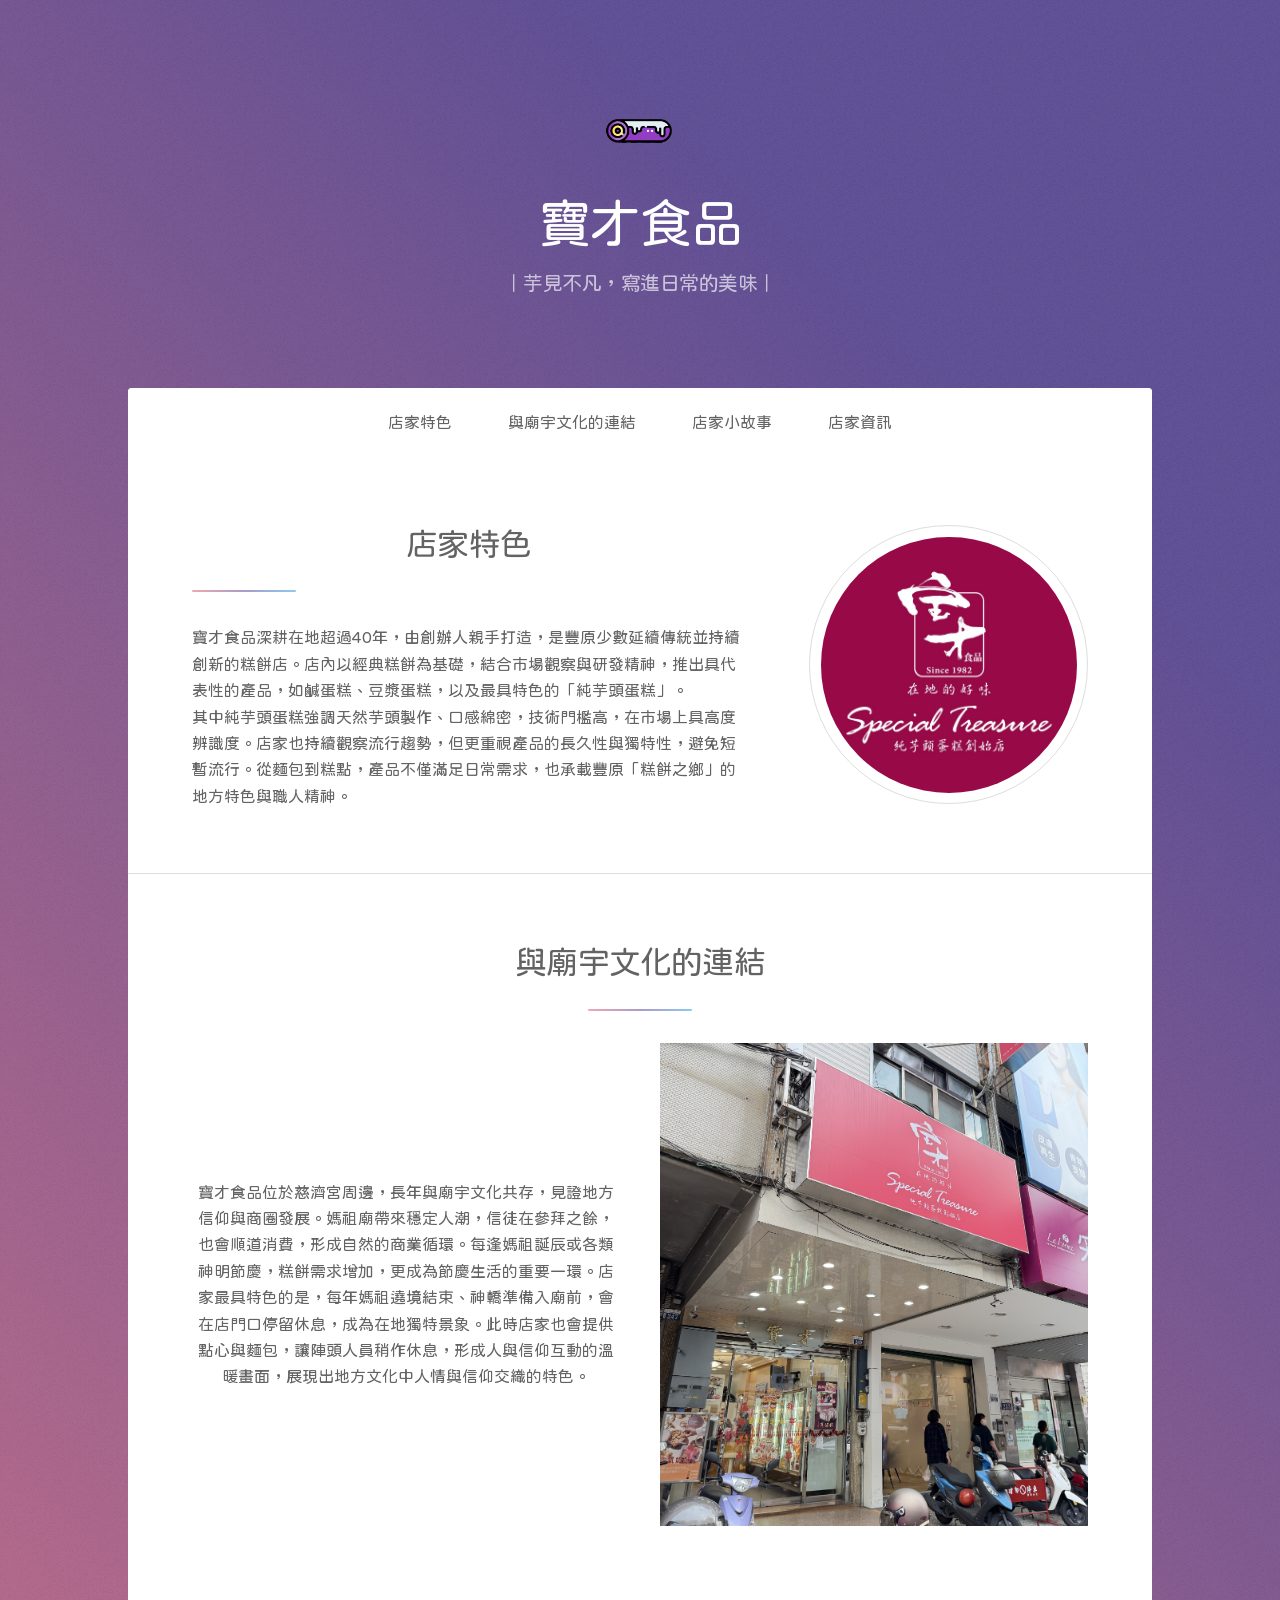
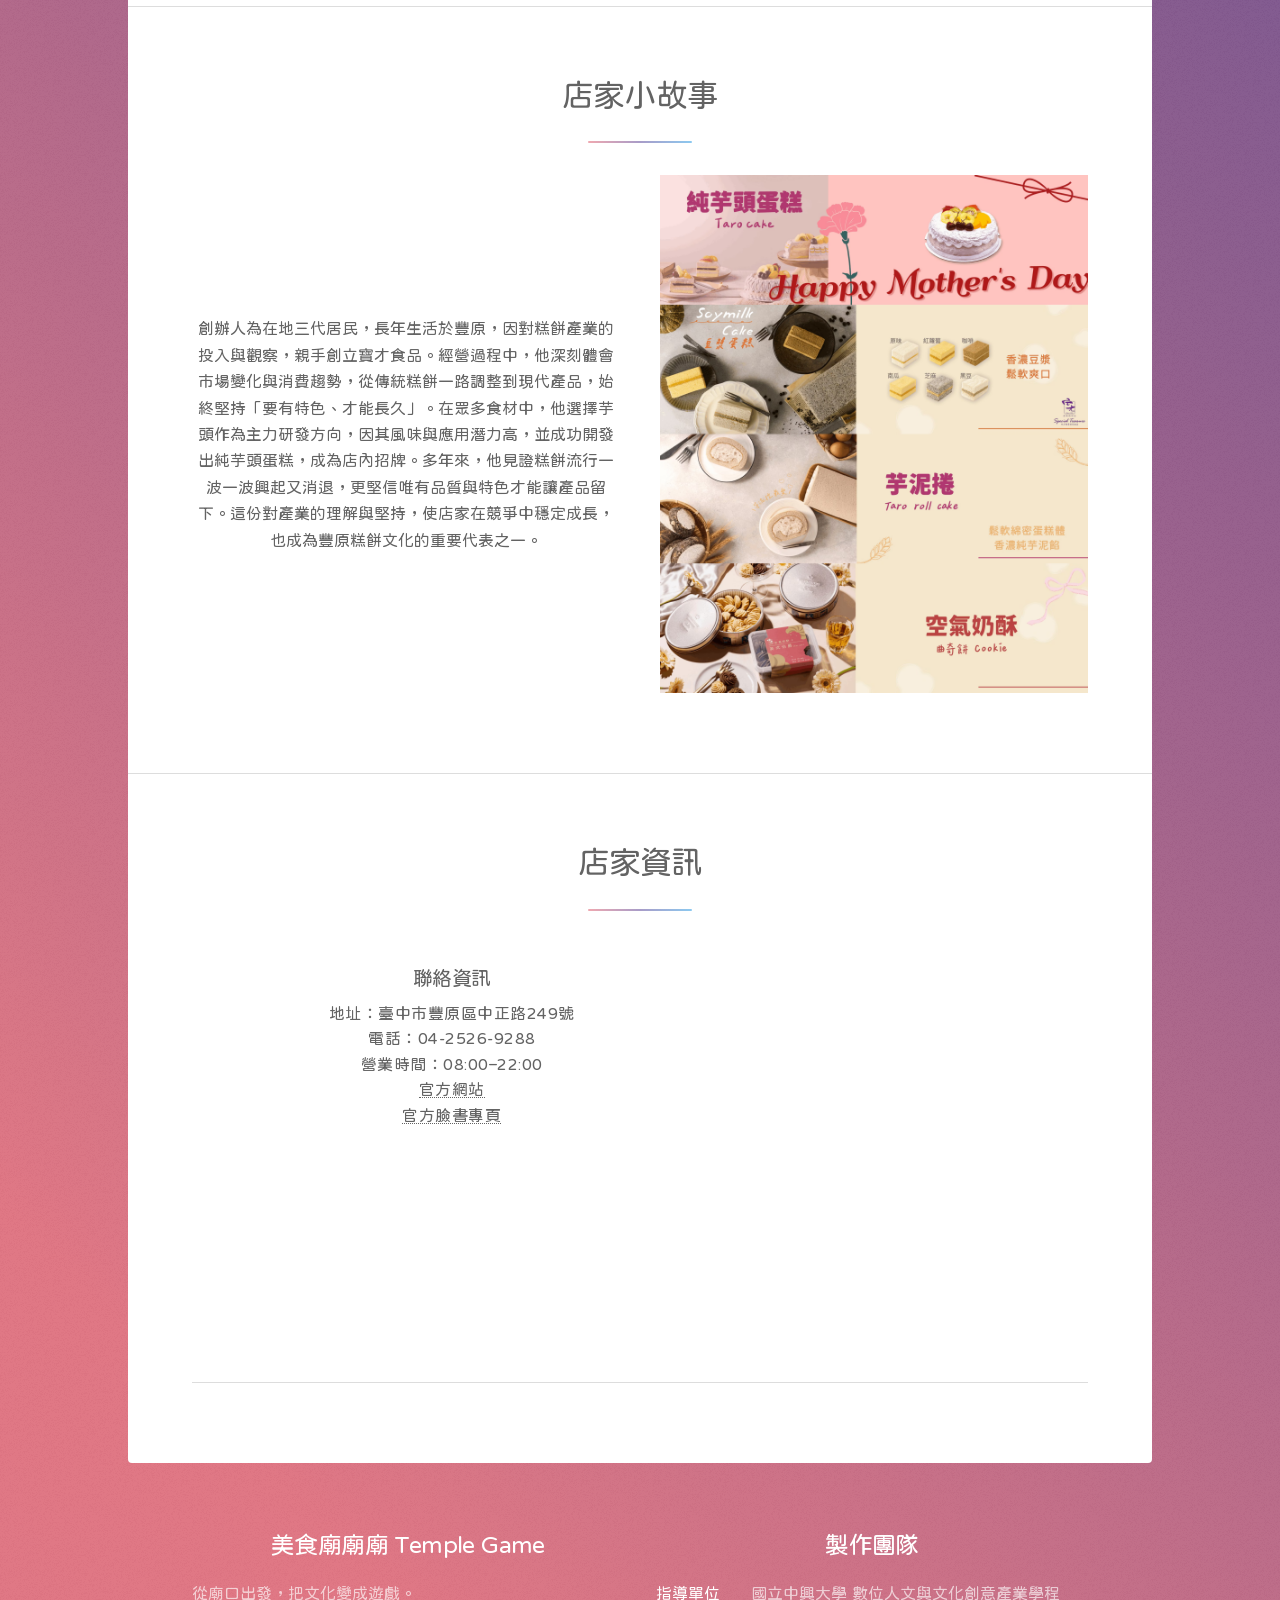
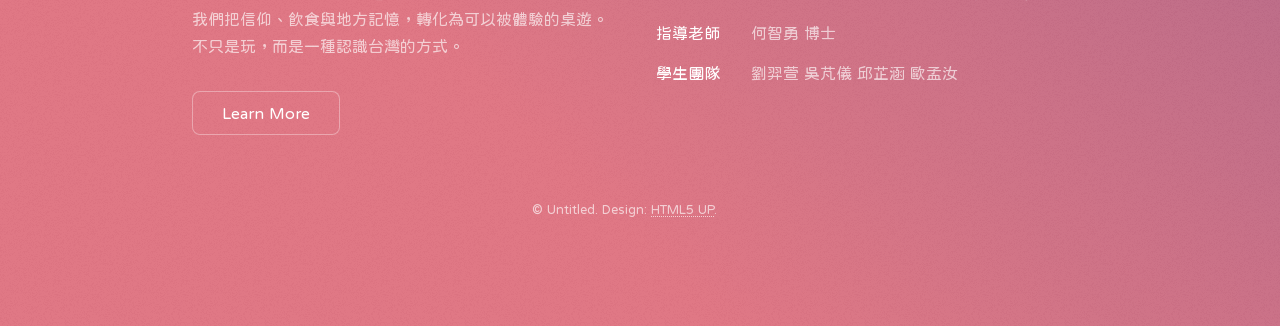
<file: index.html>
<!DOCTYPE HTML>
<!--
	Stellar by HTML5 UP
	html5up.net | @ajlkn
	Free for personal and commercial use under the CCA 3.0 license (html5up.net/license)
-->
<html>
	<head>
		<title>寶才食品</title>
		<meta charset="utf-8" />
		<meta name="viewport" content="width=device-width, initial-scale=1, user-scalable=no" />
		<link rel="stylesheet" href="assets/css/main.css" />
		<noscript><link rel="stylesheet" href="assets/css/noscript.css" /></noscript>
	</head>
	<body class="is-preload">

		<!-- Wrapper -->
			<div id="wrapper">

				<!-- Header -->
					<header id="header" class="alt">
						<span class="logo"><img src="roll-cake/roll-cake (1).png" width="8%" height="8%" alt=""/></span>
						<h1>寶才食品</h1>
						<p>｜芋見不凡，寫進日常的美味｜</p>
					</header>

				
								
				<!-- Nav -->
					<nav id="nav">
						<ul>
							<li><a href="#intro" class="active">店家特色</a></li>
							<li><a href="#first">與廟宇文化的連結</a></li>
							<li><a href="#second">店家小故事</a></li>
							<li><a href="#cta">店家資訊</a></li>
						</ul>
					</nav>
				
				

				<!-- Main -->
					<div id="main">

						<!-- Introduction -->
							<section id="intro" class="main">
								<div class="spotlight">
								  <div class="content">
										<header class="major">
											<h2>店家特色</h2>
										</header>
										<p>寶才食品深耕在地超過40年，由創辦人親手打造，是豐原少數延續傳統並持續創新的糕餅店。店內以經典糕餅為基礎，結合市場觀察與研發精神，推出具代表性的產品，如鹹蛋糕、豆漿蛋糕，以及最具特色的「純芋頭蛋糕」。
									<br>其中純芋頭蛋糕強調天然芋頭製作、口感綿密，技術門檻高，在市場上具高度辨識度。店家也持續觀察流行趨勢，但更重視產品的長久性與獨特性，避免短暫流行。從麵包到糕點，產品不僅滿足日常需求，也承載豐原「糕餅之鄉」的地方特色與職人精神。</p>							
									</div>
									<span class="image"><img src="roll-cake/logo.jpg" width="100%" height="100%" alt=""/></span>
								</div>
							</section>

						<!-- First Section -->
							<section id="first" class="main special">
								<header class="major">
									<h2>與廟宇文化的連結</h2>
									
									<div class="intro-section">
  
  <div class="intro-text">
    寶才食品位於慈濟宮周邊，長年與廟宇文化共存，見證地方信仰與商圈發展。媽祖廟帶來穩定人潮，信徒在參拜之餘，也會順道消費，形成自然的商業循環。每逢媽祖誕辰或各類神明節慶，糕餅需求增加，更成為節慶生活的重要一環。店家最具特色的是，每年媽祖遶境結束、神轎準備入廟前，會在店門口停留休息，成為在地獨特景象。此時店家也會提供點心與麵包，讓陣頭人員稍作休息，形成人與信仰互動的溫暖畫面，展現出地方文化中人情與信仰交織的特色。
  </div>

  <div class="intro-image">
<img src="roll-cake/shop.JPG" width="100%" height="100%" alt=""/>

  </div>

								
							      </div>
								</header>
								
							</section>

						<section id="second" class="main special">
								<header class="major">
								<h2>店家小故事</h2>
									
									<div class="intro-section">

  <div class="intro-text">
    創辦人為在地三代居民，長年生活於豐原，因對糕餅產業的投入與觀察，親手創立寶才食品。經營過程中，他深刻體會市場變化與消費趨勢，從傳統糕餅一路調整到現代產品，始終堅持「要有特色、才能長久」。在眾多食材中，他選擇芋頭作為主力研發方向，因其風味與應用潛力高，並成功開發出純芋頭蛋糕，成為店內招牌。多年來，他見證糕餅流行一波一波興起又消退，更堅信唯有品質與特色才能讓產品留下。這份對產業的理解與堅持，使店家在競爭中穩定成長，也成為豐原糕餅文化的重要代表之一。
  </div>

  <div class="intro-image">
    <img src="roll-cake/menu.png" width="100%" height="100%" alt=""/></div>
  </div>
									
								
							</header>
							</section>

						<!-- Get Started -->
							<section id="cta" class="main special">
								<header class="major">									
									<h2>店家資訊</h2>
									
									<div class="info-section">
										<div class="info-text">
											<h3>聯絡資訊</h3>										
									地址：臺中市豐原區中正路249號
										<br>電話：04-2526-9288
										<br>營業時間：08:00–22:00
										<br><a href="https://www.specialtreasure.com.tw/">官方網站</a>
										<br><a href="https://www.facebook.com/p/%E5%AF%B6%E6%89%8D%E9%A3%9F%E5%93%81-100057498946600/">官方臉書專頁</a>
											</div>
										<div class="info-map"><iframe src="https://www.google.com/maps/embed?pb=!1m18!1m12!1m3!1d3637.7144892603474!2d120.7168729!3d24.2517627!2m3!1f0!2f0!3f0!3m2!1i1024!2i768!4f13.1!3m3!1m2!1s0x34691a08a7953b21%3A0x18d096adf02ebceb!2z5a-25omN6aOf5ZOBKOiKi-mgreibi-ezlSk!5e0!3m2!1szh-TW!2stw!4v1777292133418!5m2!1szh-TW!2stw" width="100%" height="100%" style="border:0;" allowfullscreen="" loading="lazy" referrerpolicy="no-referrer-when-downgrade"></iframe></div>
									</div>
									
									
									
									<hr>
								</header>
								
							</section>

					</div>

				<!-- Footer -->
					<footer id="footer">
						<section>
							<h2>美食廟廟廟 Temple Game</h2>
							<p>從廟口出發，把文化變成遊戲。
							<br>我們把信仰、飲食與地方記憶，轉化為可以被體驗的桌遊。
							<br>不只是玩，而是一種認識台灣的方式。</p>
							<ul class="actions">
								<li><a href="generic.html" class="button">Learn More</a></li>
							</ul>
						</section>
						<section>
							<h2>製作團隊</h2>
							<dl class="alt">
								<dt>指導單位</dt>
								<dd>國立中興大學 數位人文與文化創意產業學程</dd>
								<dt>指導老師</dt>
								<dd>何智勇 博士</dd>
								<dt>學生團隊</dt>
								<dd>劉羿萱 吳芃儀 邱芷涵 歐孟汝</dd>
							</dl>
							
						</section>
						<p class="copyright">&copy; Untitled. Design: <a href="https://html5up.net">HTML5 UP</a>.</p>
					</footer>

			</div>

		<!-- Scripts -->
			<script src="assets/js/jquery.min.js"></script>
			<script src="assets/js/jquery.scrollex.min.js"></script>
			<script src="assets/js/jquery.scrolly.min.js"></script>
			<script src="assets/js/browser.min.js"></script>
			<script src="assets/js/breakpoints.min.js"></script>
			<script src="assets/js/util.js"></script>
			<script src="assets/js/main.js"></script>

	</body>
</html>
</file>
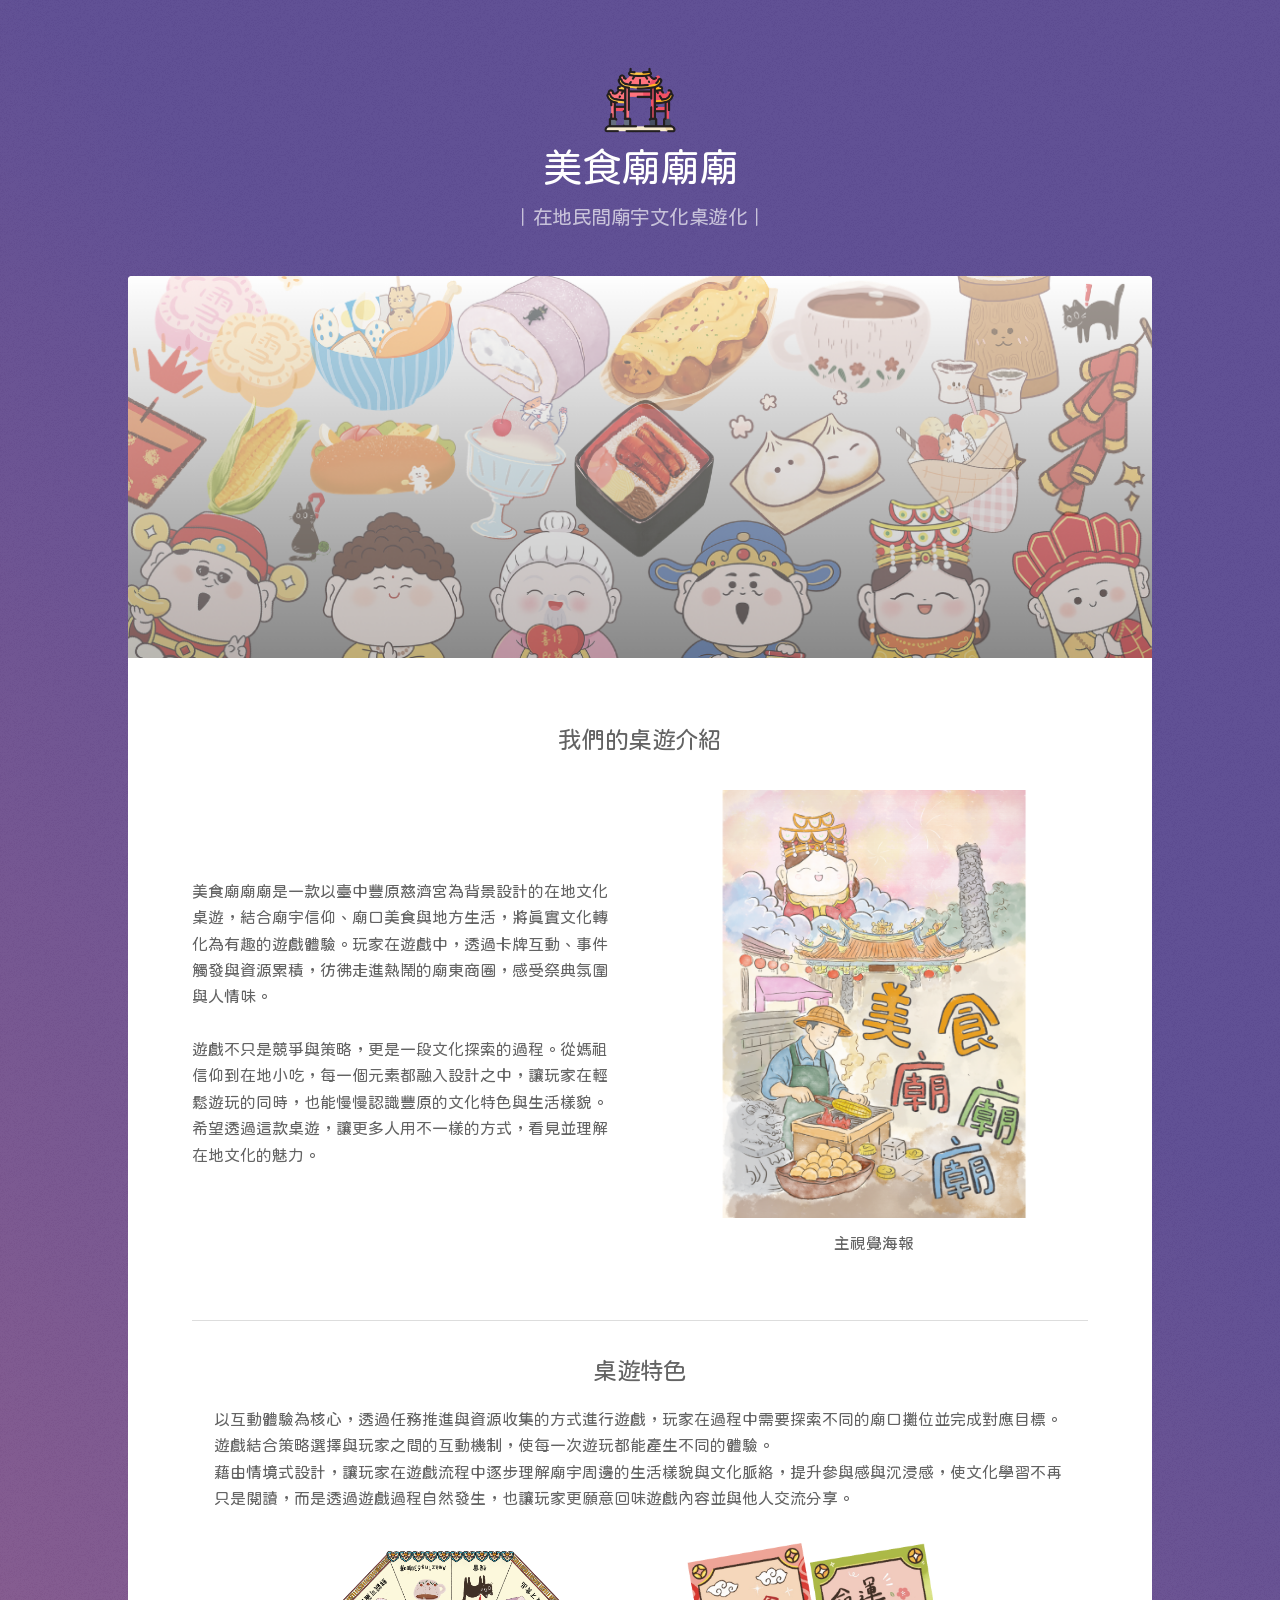
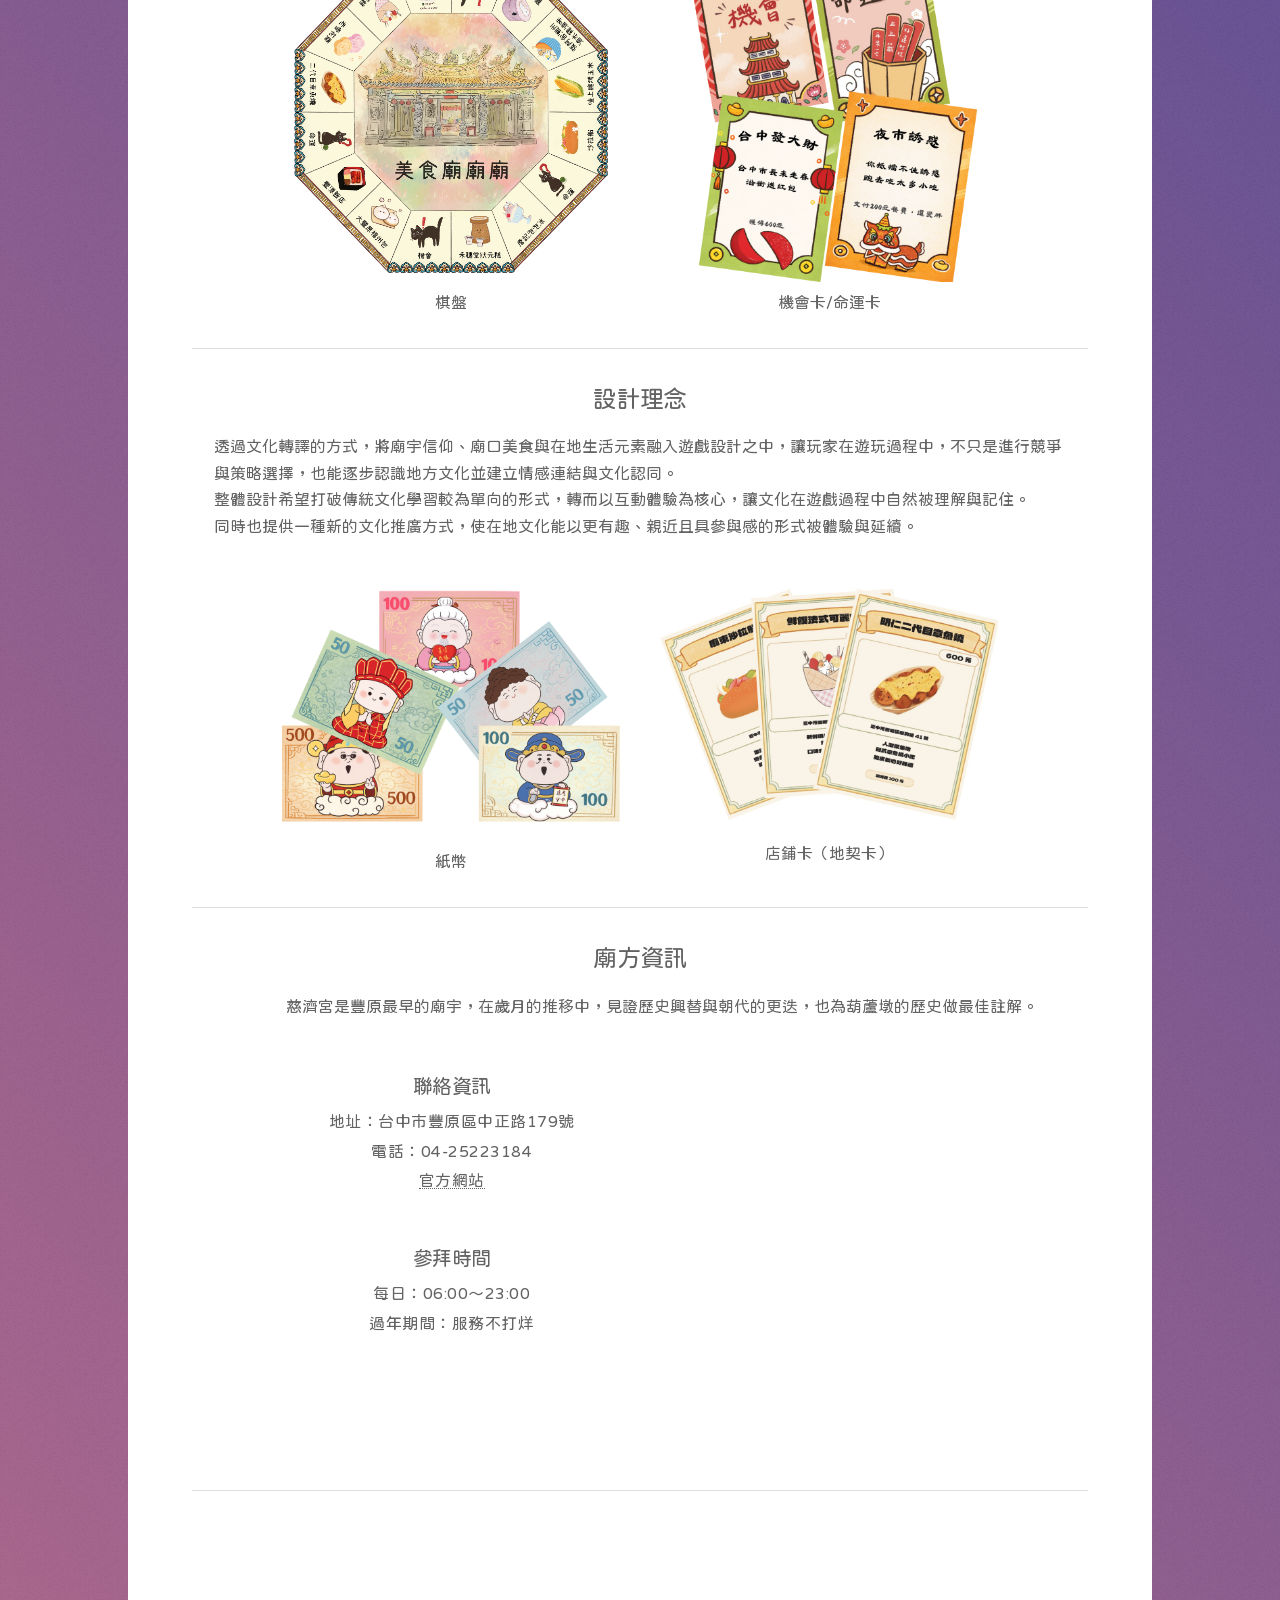
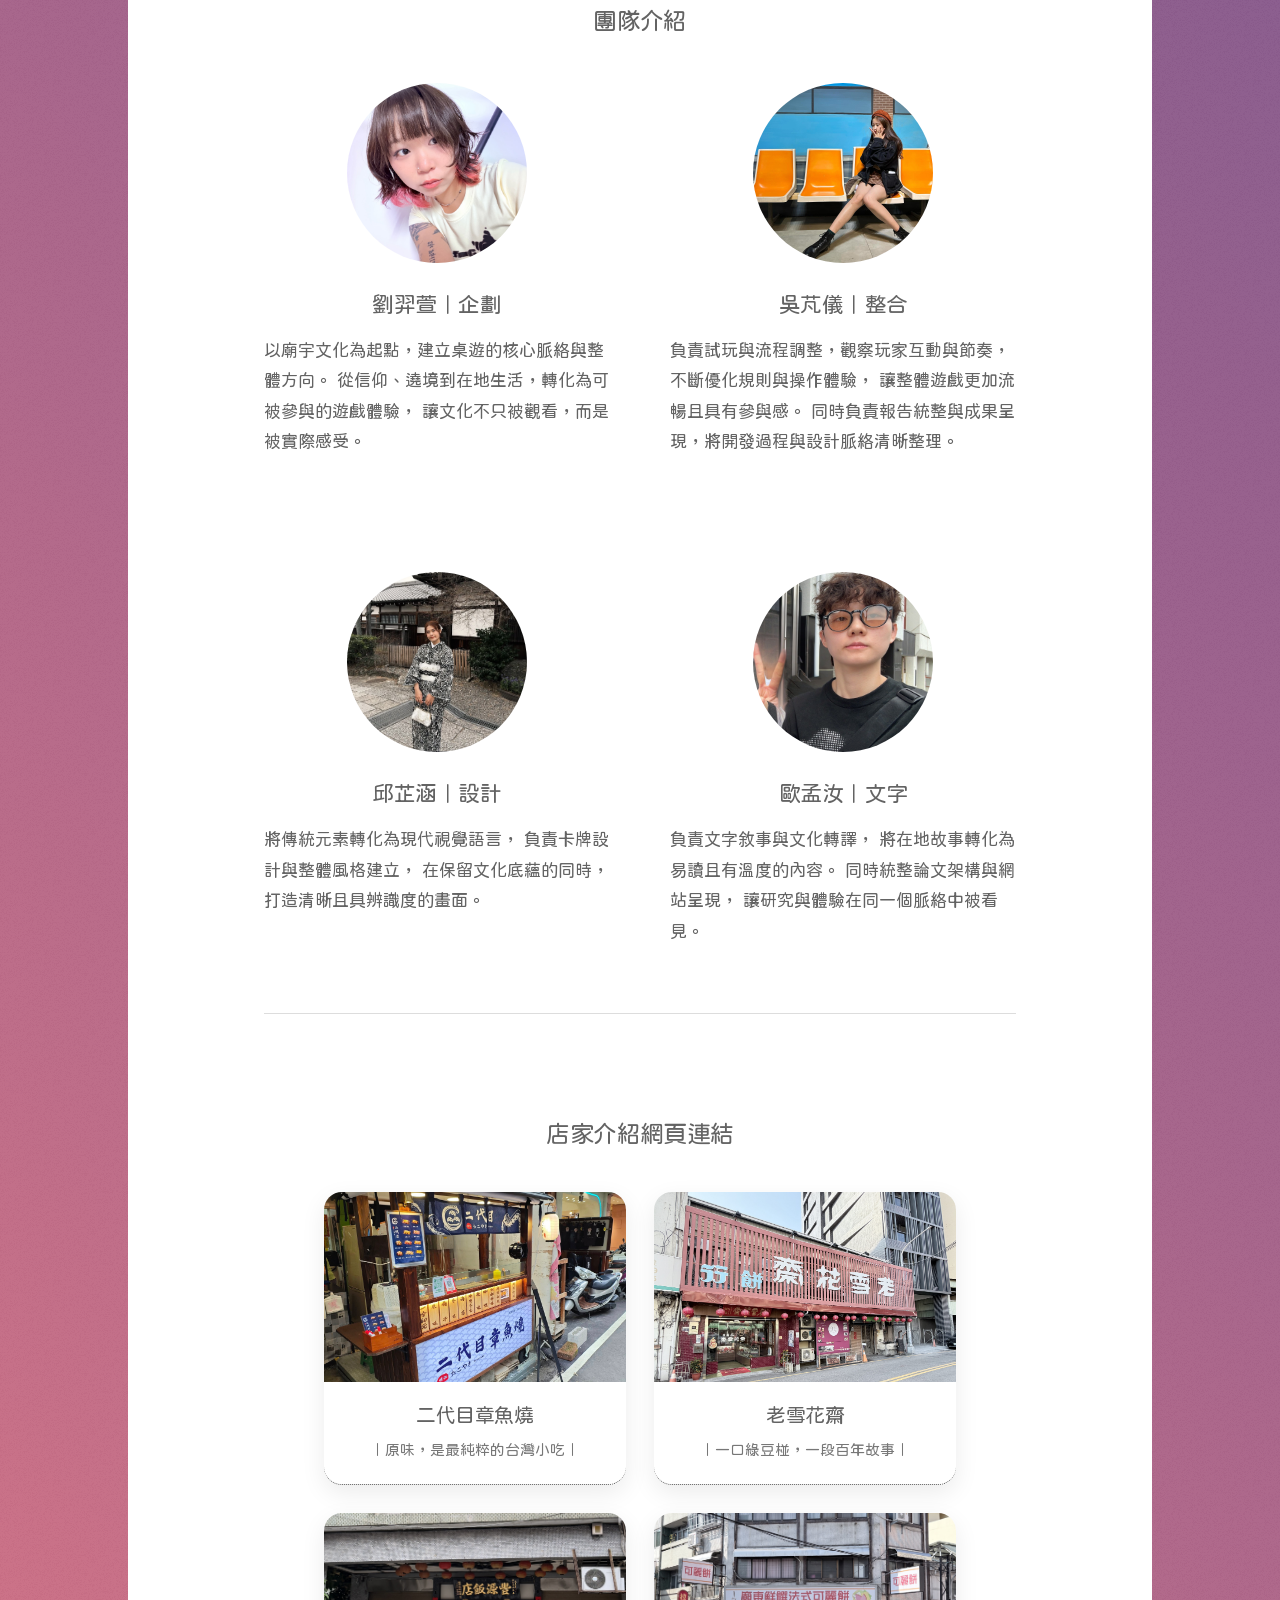
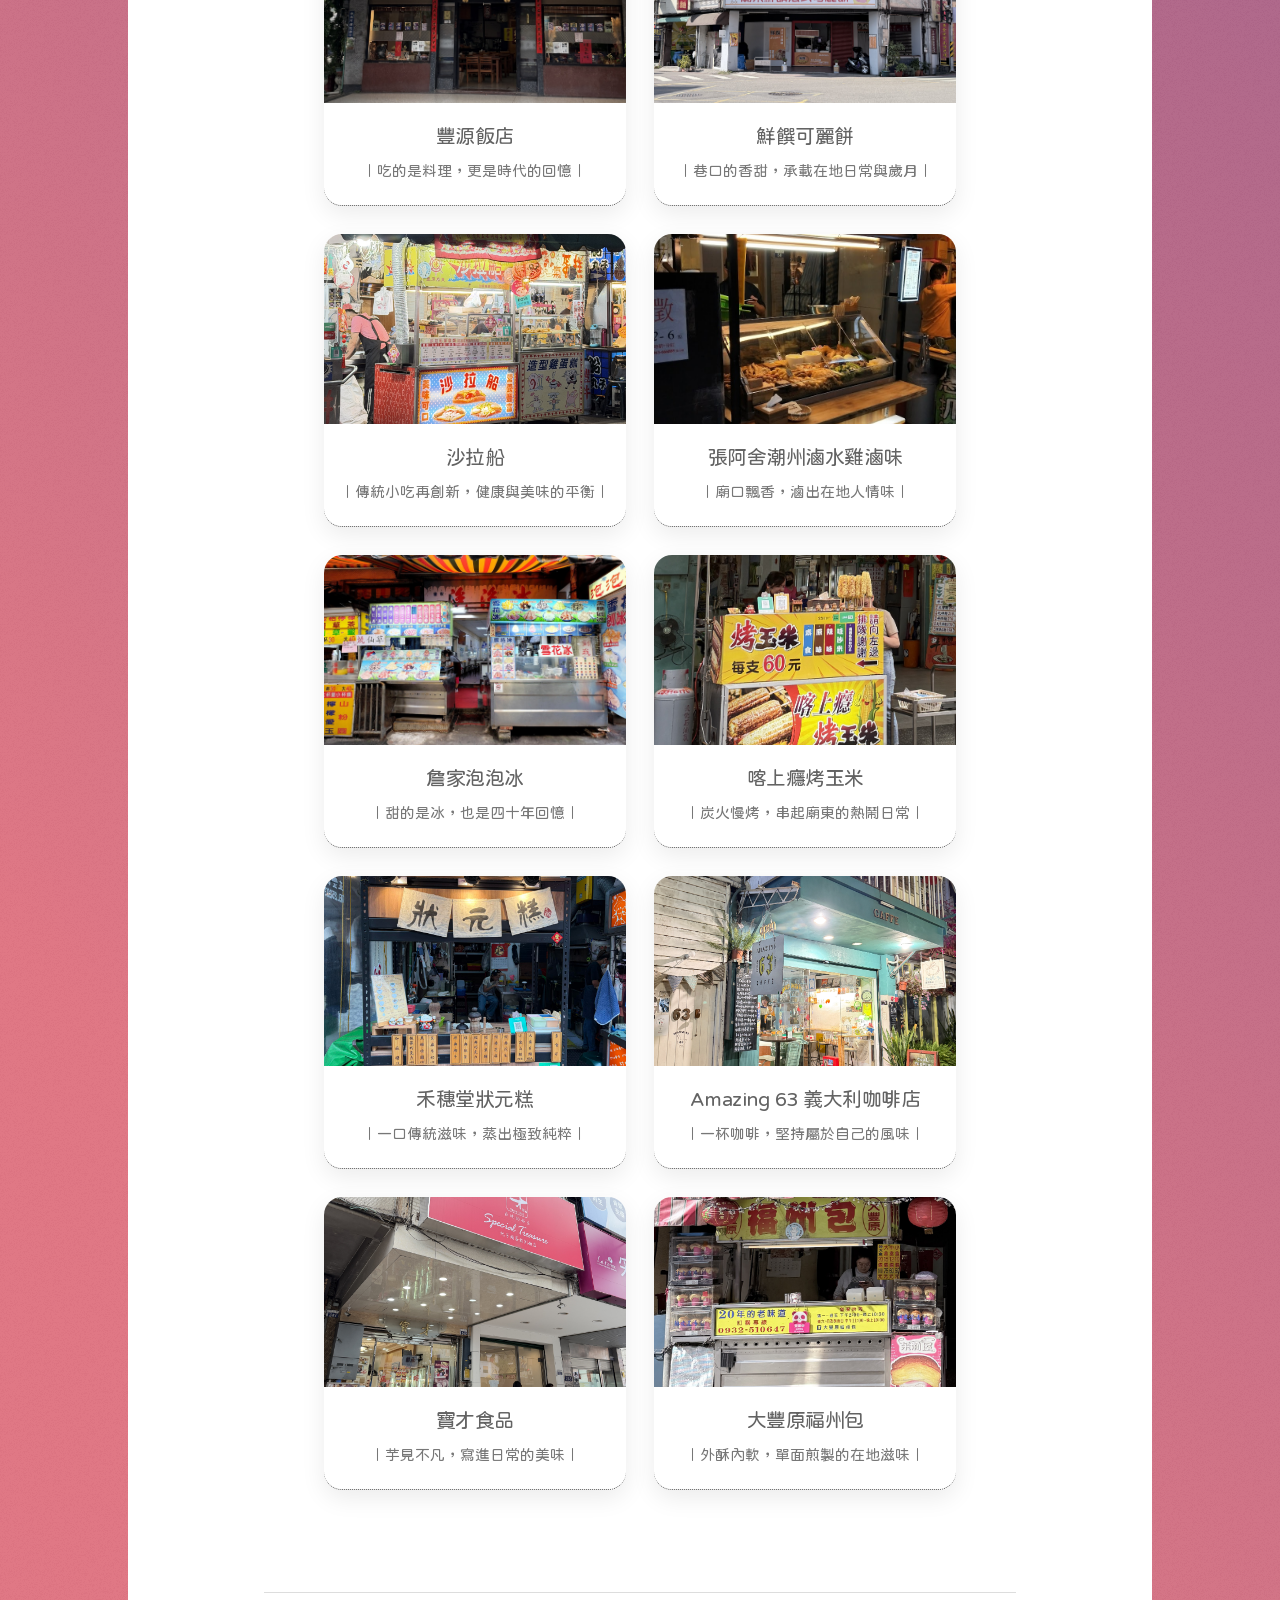
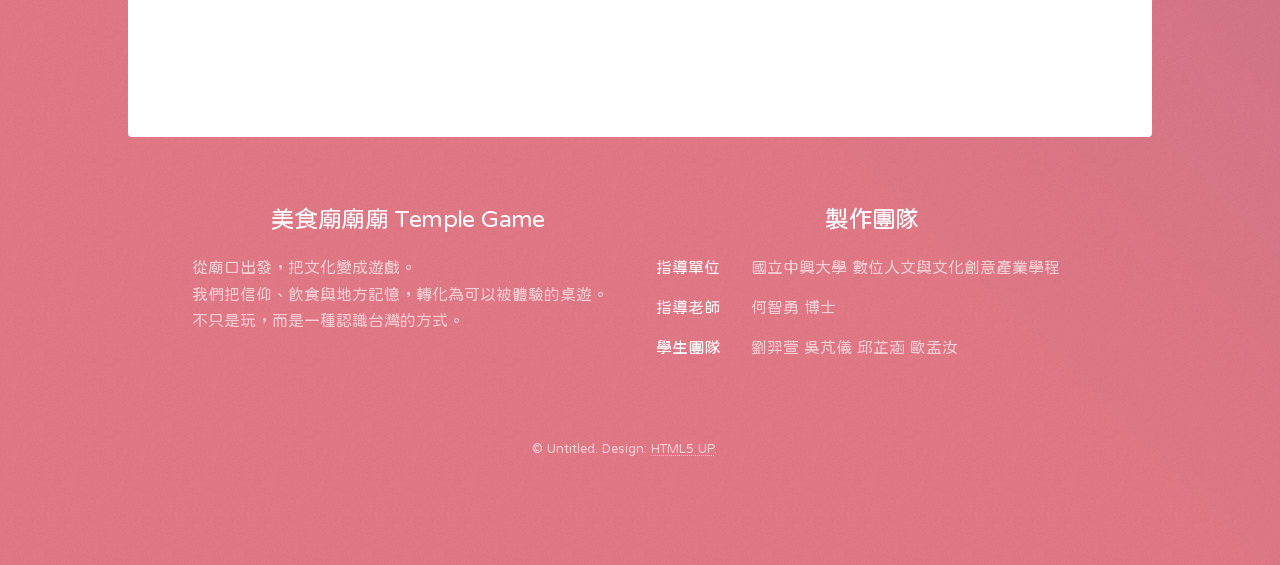
<file: generic.html>
<!DOCTYPE HTML>
<!--
	Stellar by HTML5 UP
	html5up.net | @ajlkn
	Free for personal and commercial use under the CCA 3.0 license (html5up.net/license)
-->
<html>
	<head>
		<title>Tample-Game</title>
		<meta charset="utf-8" />
		<meta name="viewport" content="width=device-width, initial-scale=1, user-scalable=no" />
		<link rel="stylesheet" href="assets/css/main.css" />
		<noscript><link rel="stylesheet" href="assets/css/noscript.css" /></noscript>
	</head>
	<body class="is-preload">

		<!-- Wrapper -->
			<div id="wrapper">

				<!-- Header -->
					<header id="header">
						<span class="logo"><img src="images/chinese-temple.png"  width="8%" height="8%" alt=""/></span>
						<h1>美食廟廟廟</h1>
						<p>｜在地民間廟宇文化桌遊化｜</p>
					</header>

				<!-- Main -->
					<div id="main">

						<!-- Content -->
							<section id="content" class="main">
								<span class="image main"><img src="images/頁首.png" width="auto" height="auto" alt=""/></span>
								<h2>我們的桌遊介紹</h2>
								<p></p>
								<div class="intro-section">
  
  <div class="intro-text">
    <p>美食廟廟廟是一款以臺中豐原慈濟宮為背景設計的在地文化桌遊，結合廟宇信仰、廟口美食與地方生活，將真實文化轉化為有趣的遊戲體驗。玩家在遊戲中，透過卡牌互動、事件觸發與資源累積，彷彿走進熱鬧的廟東商圈，感受祭典氛圍與人情味。
										<br>
								<br>
								遊戲不只是競爭與策略，更是一段文化探索的過程。從媽祖信仰到在地小吃，每一個元素都融入設計之中，讓玩家在輕鬆遊玩的同時，也能慢慢認識豐原的文化特色與生活樣貌。希望透過這款桌遊，讓更多人用不一樣的方式，看見並理解在地文化的魅力。
</p>
  </div>

  <div class="intro-image">
 <img src="images/主視覺海報.png" width="100%" height="100%" alt=""/>
<p>主視覺海報</p>
  </div>

</div>
								
								<hr>
								
								<p></p>
								<h2>桌遊特色</h2>
								<div class="p1">
								<p>以互動體驗為核心，透過任務推進與資源收集的方式進行遊戲，玩家在過程中需要探索不同的廟口攤位並完成對應目標。遊戲結合策略選擇與玩家之間的互動機制，使每一次遊玩都能產生不同的體驗。
								<br>
								藉由情境式設計，讓玩家在遊戲流程中逐步理解廟宇周邊的生活樣貌與文化脈絡，提升參與感與沉浸感，使文化學習不再只是閱讀，而是透過遊戲過程自然發生，也讓玩家更願意回味遊戲內容並與他人交流分享。</p></div>
							  <div class="container2">
								  <div class="col3"><img src="images/棋盤.png" width="100%" height="100%" alt=""/>棋盤</div>
								  <div class="col4"><img src="images/機會命運.png" width="100%" height="100%" alt=""/>機會卡/命運卡</div>
								</div>
								<hr>
								<h2>設計理念</h2>
								<div class="p2">
								<p>透過文化轉譯的方式，將廟宇信仰、廟口美食與在地生活元素融入遊戲設計之中，讓玩家在遊玩過程中，不只是進行競爭與策略選擇，也能逐步認識地方文化並建立情感連結與文化認同。<br>整體設計希望打破傳統文化學習較為單向的形式，轉而以互動體驗為核心，讓文化在遊戲過程中自然被理解與記住。
									<br>同時也提供一種新的文化推廣方式，使在地文化能以更有趣、親近且具參與感的形式被體驗與延續。</p>
									</div>
							  <div class="container3"> 
								  <div class="col5"><img src="images/錢幣.png" width="100%" height="85%" alt=""/>紙幣</div>
								  <div class="col6"><img src="images/店鋪卡.png" width="100%" height="90%" alt=""/>店鋪卡（地契卡）</div>
                                </div>
								<hr>
								
								<h2>廟方資訊</h2>
								<div class="p3">
								<p>慈濟宮是豐原最早的廟宇，在歲月的推移中，見證歷史興替與朝代的更迭，也為葫蘆墩的歷史做最佳註解。</p>
									</div>
								<div class="info-section">

  <div class="info-text">
    <h3>聯絡資訊</h3>
    <p>地址：台中市豐原區中正路179號</p>
    <p>電話：04-25223184</p>
    <p><a href="https://www.fyma.com.tw/">官方網站</a></p>
<br>
    <h3>參拜時間</h3>
    <p>每日：06:00～23:00</p>
	  <p>過年期間：服務不打烊</p>
									 
  </div>

  <div class="info-map">
   <iframe src="https://www.google.com/maps/embed?pb=!1m18!1m12!1m3!1d3637.7193688396064!2d120.7189912!3d24.2515921!2m3!1f0!2f0!3f0!3m2!1i1024!2i768!4f13.1!3m3!1m2!1s0x34691a0f5cfa299f%3A0x69ab580b40ba8747!2z6LGQ5Y6f5oWI5r-f5a6uKOixkOWOn-WqvSk!5e0!3m2!1szh-TW!2stw!4v1777380160733!5m2!1szh-TW!2stw" width="100%" height="100%" style="border:0;" allowfullscreen="" loading="lazy" referrerpolicy="no-referrer-when-downgrade"></iframe>
  </div>

</div>
							
								
						<hr>
							

				<section class="voices">
  <h2>團隊介紹</h2>
<br>
  <div class="voice-list">
    <article class="voice-card">
      <img src="images/S__145940566.jpg" width="100%" height="100%" alt=""/>
      <h3>劉羿萱｜企劃</h3>
      <p>以廟宇文化為起點，建立桌遊的核心脈絡與整體方向。
從信仰、遶境到在地生活，轉化為可被參與的遊戲體驗，
讓文化不只被觀看，而是被實際感受。</p>
    </article>

    <article class="voice-card">
      <img src="images/SaveClip.App_651564915_18022384280806089_303284544291344301_n.jpg" width="100%" height="100%" alt=""/>
<h3>吳芃儀｜整合</h3>
      <p>負責試玩與流程調整，觀察玩家互動與節奏，
不斷優化規則與操作體驗，
讓整體遊戲更加流暢且具有參與感。
同時負責報告統整與成果呈現，將開發過程與設計脈絡清晰整理。</p>
    </article>

    <article class="voice-card">
      <img src="images/S__28491915.jpg" width="100%" height="100%" alt=""/>
<h3>邱芷涵｜設計</h3>
      <p>將傳統元素轉化為現代視覺語言，
負責卡牌設計與整體風格建立，
在保留文化底蘊的同時，打造清晰且具辨識度的畫面。</p>
    </article>

    <article class="voice-card">
      <img src="images/未命名設計.png" width="100%" height="100%" alt=""/>
<h3>歐孟汝｜文字</h3>
      <p>負責文字敘事與文化轉譯，
將在地故事轉化為易讀且有溫度的內容。
同時統整論文架構與網站呈現，
讓研究與體驗在同一個脈絡中被看見。
</p>
    </article>
  </div>
					<hr>
	<section class="shop-section">
  <h2>店家介紹網頁連結</h2>

  <div class="shop-grid">
    <a href="https://mimimoumou903.github.io/115042101/" class="shop-card">
      <img src="images/章魚燒.jpg" width="30%" height="30%" alt=""/>
      <div class="shop-info">
        <h3>二代目章魚燒</h3>
        <p>｜原味，是最純粹的台灣小吃｜</p>
      </div>
    </a>

    <a href="https://mimimoumou903.github.io/115042502/" class="shop-card">
      <img src="images/老雪花齋.JPG" width="30%" height="30%" alt="老雪花齋"/>
<div class="shop-info">
  <h3>老雪花齋</h3>
  <p>｜一口綠豆椪，一段百年故事｜</p>
</div>
    </a>

    <a href="https://mimimoumou903.github.io/115042602/" class="shop-card">
     <img src="images/豐源飯店.JPG" width="30%" height="30%" alt="豐源飯店"/>
<div class="shop-info">
  <h3>豐源飯店</h3>
  <p>｜吃的是料理，更是時代的回憶｜</p>
</div>
    </a>

    <a href="https://mimimoumou903.github.io/115042506/" class="shop-card">
      <img src="images/可麗餅.JPG" width="30%" height="30%" alt="可麗餅"/>
<div class="shop-info">
  <h3>鮮饌可麗餅</h3>
  <p>｜巷口的香甜，承載在地日常與歲月｜</p>
</div>
    </a>
	  
	  <a href="https://mimimoumou903.github.io/115042301/" class="shop-card">
     <img src="images/沙拉船.JPG" width="2205" height="2205" alt="沙拉船"/>
<div class="shop-info">
  <h3>沙拉船</h3>
  <p>｜傳統小吃再創新，健康與美味的平衡｜</p>
</div>
    </a>
	  
	   <a href="https://mimimoumou903.github.io/115042503/" class="shop-card">
<img src="images/滷味.jpg" width="768" height="1024" alt="張阿舍潮州滷水雞滷味"/>
<div class="shop-info">
  <h3>張阿舍潮州滷水雞滷味</h3>
  <p>｜廟口飄香，滷出在地人情味｜</p>
</div>
    </a>
	  
	  <a href="https://mimimoumou903.github.io/115042505/" class="shop-card">
     <img src="images/泡泡冰.png" width="1280" height="853" alt="詹家泡泡冰"/>
<div class="shop-info">
  <h3>詹家泡泡冰</h3>
  <p>｜甜的是冰，也是四十年回憶｜</p>
</div>
    </a>
	  
	  <a href="https://mimimoumou903.github.io/115042504/" class="shop-card">
     <img src="images/烤玉米.JPG" width="1530" height="1530" alt="喀上癮烤玉米"/>
<div class="shop-info">
  <h3>喀上癮烤玉米</h3>
  <p>｜炭火慢烤，串起廟東的熱鬧日常｜</p>
</div>
    </a>
	  
	  <a href="https://mimimoumou903.github.io/115042501/" class="shop-card">
     <img src="images/狀元糕.jpg" width="2048" height="1536" alt="禾穗堂狀元糕"/>
<div class="shop-info">
  <h3>禾穗堂狀元糕</h3>
  <p>｜一口傳統滋味，蒸出極致純粹｜</p>
</div>
    </a>
	  
	  <a href="https://mimimoumou903.github.io/115042302/" class="shop-card">
     <img src="images/咖啡.JPG" width="5712" height="4284" alt="Amazing 63 義大利咖啡店"/>
<div class="shop-info">
  <h3>Amazing 63 義大利咖啡店</h3>
  <p>｜一杯咖啡，堅持屬於自己的風味｜</p>
</div>
    </a>
	  
	  <a href="https://mimimoumou903.github.io/115042701/" class="shop-card">
     <img src="images/寶才.JPG" width="4284" height="4837" alt="寶才食品"/>
<div class="shop-info">
  <h3>寶才食品</h3>
  <p>｜芋見不凡，寫進日常的美味｜</p>
</div>
    </a>
	  
	  <a href="https://mimimoumou903.github.io/115042102/" class="shop-card">
     <img src="images/福州包.JPG" width="1836" height="1706" alt="大豐原福州包"/>
<div class="shop-info">
  <h3>大豐原福州包</h3>
  <p>｜外酥內軟，單面煎製的在地滋味｜</p>
</div>
    </a>
	  
  </div>
</section>				
					
		<hr>			
					
</section>
				</section>
				
					</div>
	

				<!-- Footer -->
					<footer id="footer">
						<section>
							<h2>美食廟廟廟 Temple Game</h2>
							<p>從廟口出發，把文化變成遊戲。
							<br>我們把信仰、飲食與地方記憶，轉化為可以被體驗的桌遊。
								不只是玩，而是一種認識台灣的方式。</p>
						</section>
						
						<section>
							<h2>製作團隊</h2>
							<dl class="alt">
								<dt>指導單位</dt>
								<dd>國立中興大學 數位人文與文化創意產業學程</dd>
								<dt>指導老師</dt>
								<dd>何智勇 博士</dd>
								<dt>學生團隊</dt>
								<dd>劉羿萱 吳芃儀 邱芷涵 歐孟汝</dd>
							</dl>
							
						</section>
						<p class="copyright">&copy; Untitled. Design: <a href="https://html5up.net">HTML5 UP</a>.</p>
					</footer>

			</div>

		

	</body>
</html>
</file>
<file: assets/css/noscript.css>
/*
	Stellar by HTML5 UP
	html5up.net | @ajlkn
	Free for personal and commercial use under the CCA 3.0 license (html5up.net/license)
*/

/* Header */

	body.is-preload #header.alt > * {
		opacity: 1;
	}

	body.is-preload #header.alt .logo {
		-moz-transform: none;
		-webkit-transform: none;
		-ms-transform: none;
		transform: none;
	}
</file>
<file: assets/css/main.css>
@import url(fontawesome-all.min.css);
@import 'https://fonts.googleapis.com/css?family=Source+Sans+Pro:300,400';
@import url("jf_openhuninn_2_1/stylesheet.css");


/*
	Stellar by HTML5 UP
	html5up.net | @ajlkn
	Free for personal and commercial use under the CCA 3.0 license (html5up.net/license)
*/

html, body, div, span, applet, object,
iframe, h1, h2, h3, h4, h5, h6, p, blockquote,
pre, a, abbr, acronym, address, big, cite,
code, del, dfn, em, img, ins, kbd, q, s, samp,
small, strike, strong, sub, sup, tt, var, b,
u, i, center, dl, dt, dd, ol, ul, li, fieldset,
form, label, legend, table, caption, tbody,
tfoot, thead, tr, th, td, article, aside,
canvas, details, embed, figure, figcaption,
footer, header, hgroup, menu, nav, output, ruby,
section, summary, time, mark, audio, video {
    margin: 0;
    padding: 0;
    border: 0;
    font-size: 100%;
    font-family: "jf openhuninn 2 1";
    vertical-align: baseline;
}



article, aside, details, figcaption, figure,
footer, header, hgroup, menu, nav, section {
	display: block;}

body {
	line-height: 1;
}
h2 {
    text-align: center;
    font-family: "jf openhuninn 2 1";
}



/* ⭐ 桌機版：左右各一半 */
.intro-section {
  display: flex;
  align-items: center;
  gap: 40px;
}

.intro-text,
.intro-image {
  width: 50%;   /* 重點：各佔一半 */
}

/* 圖片設定 */
.intro-image img {
  width: 100%;
  height: auto;
  display: block;
}

/* ⭐ 手機版：一條式 */
@media screen and (max-width: 768px) {

  .intro-section {
    flex-direction: column;
    align-items: center;
  }


  .intro-text,
  .intro-image {
    width: 100%;   /* 滿版 */
  }

  .intro-text {
    text-align: center;
  }

  .intro-image {
    text-align: center;
    margin-top: 20px;
  }

  .intro-image img {
    width: 70%;
    max-width: 260px;
  }
}
.intro-image {
  width: 50%;
  text-align: center; /* 讓圖片下方文字置中 */
}

.intro-image img {
  width: 100%;
  height: auto;
  display: block;
  margin: 0 auto;
}



.intro-image p {
  text-align: center;
  margin-top: 12px;
}

@media screen and (max-width: 768px) {
  .intro-image {
    width: 100%;
    text-align: center;
  }

  .intro-image img {
    width: 75%;
    max-width: 280px;
  }
}





.container1 {
    width: 88%;
    margin-left: auto;
    margin-right: auto;
    display: flex;
    height: 30%;
}
.col1 {
    flex: 1;
    width: 15%;
    height: 15%;
    text-align: left;
    padding-top: 3%;
}
.col2 {
    flex: 1;
    width: 23%;
    height: 21%;
    text-align: center;
}
.col2{width:120%; height:120%}
.col2 img{transform:scale(1,1);transition:all 1s ease-out}
.col2 img:hover{transform:scale(1.2,1.2);}

.container2{
    width: 80%;
    margin-left: auto;
    margin-right: auto;
    display: flex;
    height: 30%;
}
.col3 {
    flex: 1;
    width: 15%;
    height: 15%;
    text-align: center;
    margin-right: 20px;
}
.col3{width:120%; height:120%}
.col3 img{;transition: all 1s ease-out;}
.col3 img:hover{transform:scale(1.2,1.2);}

.col4 {
    flex: 1;
    width: 15%;
    height: 15%;
    text-align: center;
    margin-left: 20px;
}
.col4{width:120%; height:120%}
.col4 img{transition: all 1s ease-out;}
.col4 img:hover{transform:scale(1.2,1.2);}

.container3{
    width: 80%;
    margin-left: auto;
    margin-right: auto;
    display: flex;
    height: 30%;
}
.col5 {
    flex: 1;
    width: 15%;
    height: 15%;
    text-align: center;
    margin-right: 20px;
}
.col5{width:120%; height:120%}
.col5 img{;transition: all 1s ease-out;}
.col5 img:hover{transform:scale(1.2,1.2);}

.col6 {
    flex: 1;
    width: 15%;
    height: 15%;
    text-align: center;
    margin-left: 20px;
}
.col6{width:120%; height:120%}
.col6 img{transition: all 1s ease-out;}
.col6 img:hover{transform:scale(1.2,1.2);}

.container4{
    width: 80%;
    margin-left: auto;
    margin-right: auto;
    display: flex;
    height: 100%;
}
.col7 {
    flex: 1;
    width: 15%;
    height: 15%;
    text-align: center;
    margin-right: 20px;
    margin-top: 5%;
}

.col8 {
    flex: 1;
    text-align: center;
    margin-left: 20px;
}
.container5 {
    width: 88%;
    margin-left: auto;
    margin-right: auto;
    display: flex;
    height: 30%;
}
.col9 {
    flex: 1;
    height: 30%;
    text-align: left;
    padding-top: 3%;
    margin-right: 4%;
}
.col10 {
    flex: 1;
    width: 15%;
    height: 15%;
    text-align: center;
    margin-left: 5%;
}
.col10{width:120%; height:120%}
.col10 img{transition: all 1s ease-out;}
.col10 img:hover{transform:scale(1.2,1.2);}

.container6 {
	 width: 88%;
    margin-left: auto;
    margin-right: auto;
    display: flex;
    height: 30%;
}
.col11 {
	 flex: 1;
    height: 30%;
    text-align: left;
    padding-top: 3%;
    margin-right: 4%;

}
.col12 {
	flex: 1;
    width: 15%;
    height: 15%;
    text-align: center;
    margin-left: 5%;
}
.col12{width:120%; height:120%}
.col12 img{transition: all 1s ease-out;}
.col12 img:hover{transform:scale(1.2,1.2);}

.container7 {
	width: 80%;
    margin-left: auto;
    margin-right: auto;
    display: flex;
    height: 100%;
}
.col13 {
    flex: 1;
    width: 15%;
    height: 15%;
    text-align: center;
    margin-right: 20px;
}

.col14 {
	flex: 1;
    text-align: center;
    margin-left: 20px;
}



/* ⭐ 桌機版：左右排 */
.info-section {
  display: flex;
  align-items: flex-start;
  gap: 40px;
}
.info-text {
    line-height: 1.6;
    letter-spacing: 0.5px;
    padding-left: 10%;
}

.info-text h3 {
    margin-top: 20px;
    margin-bottom: 8px;
    text-align: center;
}

.info-text p {
    margin: 4px 0;
    text-align: center;
}
.info-text,
.info-map {
  width: 50%;
}

/* 地圖不要爆版 */
.info-map iframe {
  width: 100%;
  height: 400px;
  border: 0;
}

/* ⭐ 手機版：上下排（一條式） */
@media screen and (max-width: 768px) {

  .info-section {
    flex-direction: column;  /* 改直排 */
    align-items: center;
  }

  .info-text,
  .info-map {
    width: 100%;
  }

  .info-map {
    margin-top: 20px;
  }

  .info-map iframe {
    height: 300px; /* 手機稍微矮一點 */
  }
}















ol, ul {
	list-style: none;
}

section .alt dt {
    padding-left: 0px;
    padding-right: 0px;
    min-width: 22%;


}


blockquote, q {
	quotes: none;
}

	blockquote:before, blockquote:after, q:before, q:after {
		content: '';
		content: none;
	}

table {
	border-collapse: collapse;
	border-spacing: 0;
}

body {
	-webkit-text-size-adjust: none;
}

mark {
	background-color: transparent;
	color: inherit;
}

input::-moz-focus-inner {
	border: 0;
	padding: 0;
}

input, select, textarea {
	-moz-appearance: none;
	-webkit-appearance: none;
	-ms-appearance: none;
	appearance: none;
}

/* Basic */

	@-ms-viewport {
		width: device-width;
	}

	body {
		-ms-overflow-style: scrollbar;
	}
.p1 {
    width: 95%;
    margin-left: auto;
    margin-right: auto;

}
.p2 {
    width: 95%;
    margin-left: auto;
    margin-right: auto;
}
.p3 {
    margin-right: auto;
    margin-left: auto;
    text-align: center;
    min-width: 105%;
}


.voices {
  padding: 80px 8%;
  text-align: center;
}

.voices h2 {
  text-align: center;
  font-family: "jf openhuninn 2 1";
}

.voice-list {
  display: grid;
  grid-template-columns: repeat(2, 1fr); /* 一列兩個 */
  gap: 80px 60px; /* 上下間距、左右間距 */
  max-width: 900px; /* 控制整體寬度，會更精緻 */
  margin: 0 auto; /* 置中 */
}

@media (max-width: 600px) {
  .voice-list {
    grid-template-columns: 1fr; /* 手機一列一個 */
    gap: 50px;
  }

  .voice-card {
    text-align: center;
  }

  .voice-card p {
    text-align: left;
  }
}

.voice-card {
  text-align: left;
}

.voice-card img {
  width: 180px;
  height: 180px;
  object-fit: cover;
  border-radius: 50%;
  display: block;
  margin: 0 auto 25px;
}

.voice-card h3 {
  font-size: 22px;
  margin-bottom: 15px;
  text-align: center;
}

.voice-card p {
  font-size: 17px;
  line-height: 1.8;
}


.shop-section {
  padding: 70px 8%;
  text-align: center;
}

.shop-section h2 {
  margin-bottom: 40px;
  color: #555;
}

.shop-grid {
  display: grid;
  grid-template-columns: repeat(2, 1fr);
  gap: 28px;
}

.shop-card {
  display: block;
  text-decoration: none;
  color: #555;
  background: #fff;
  border-radius: 18px;
  overflow: hidden;
  box-shadow: 0 8px 24px rgba(0, 0, 0, 0.08);
  transition: 0.3s ease;
}

.shop-card:hover {
  transform: translateY(-6px);
  box-shadow: 0 14px 32px rgba(0, 0, 0, 0.12);
}

.shop-card img {
  width: 100%;
  height: 190px;
  object-fit: cover;
  display: block;
}

.shop-info {
  padding: 18px 16px 22px;
}

.shop-info h3 {
  font-size: 20px;
  margin: 0 0 8px;
}

.shop-info p {
  font-size: 15px;
  line-height: 1.6;
  margin: 0;
  color: #777;
}

/* 平板：3欄 */
@media screen and (max-width: 1024px) {
  .shop-grid {
    grid-template-columns: repeat(2, 1fr);
  }
}

/* 手機：2欄 */
@media screen and (max-width: 768px) {
  .shop-section {
    padding: 50px 6%;
  }

  .shop-grid {
    grid-template-columns: repeat(1, 1fr);
    gap: 18px;
  }

  .shop-card img {
    height: 130px;
  }

  .shop-info {
    padding: 12px 10px 16px;
  }

  .shop-info h3 {
    font-size: 16px;
  }

  .shop-info p {
    font-size: 13px;
  }
}






.avatar {
  border: 2px solid #ddd;
}

	@media screen and (max-width: 480px) {

		html, body {
			min-width: 320px;
		}

	}

	html {
		box-sizing: border-box;
	}

	*, *:before, *:after {
		box-sizing: inherit;
	}

	body {
		background-color: #935d8c;
		background-image: url("images/overlay.png"), -moz-linear-gradient(45deg, #e37682 15%, #5f4d93 85%);
		background-image: url("images/overlay.png"), -webkit-linear-gradient(45deg, #e37682 15%, #5f4d93 85%);
		background-image: url("images/overlay.png"), -ms-linear-gradient(45deg, #e37682 15%, #5f4d93 85%);
		background-image: url("images/overlay.png"), linear-gradient(45deg, #e37682 15%, #5f4d93 85%);
	}

		body.is-preload *, body.is-preload *:before, body.is-preload *:after {
			-moz-animation: none !important;
			-webkit-animation: none !important;
			-ms-animation: none !important;
			animation: none !important;
			-moz-transition: none !important;
			-webkit-transition: none !important;
			-ms-transition: none !important;
			transition: none !important;
		}

/* Type */

	body {
		background-color: #935d8c;
		color: rgba(255, 255, 255, 0.65);
	}

	body, input, select, textarea {
		font-family: "Source Sans Pro", Helvetica, sans-serif;
		font-size: 17pt;
		font-weight: 300;
		line-height: 1.65;
	}

		@media screen and (max-width: 1680px) {

			body, input, select, textarea {
				font-size: 14pt;
			}

		}

		@media screen and (max-width: 1280px) {

			body, input, select, textarea {
				font-size: 12pt;
			}

		}

		@media screen and (max-width: 360px) {

			body, input, select, textarea {
				font-size: 11pt;
			}

		}

	a {
		-moz-transition: color 0.2s ease, border-bottom 0.2s ease;
		-webkit-transition: color 0.2s ease, border-bottom 0.2s ease;
		-ms-transition: color 0.2s ease, border-bottom 0.2s ease;
		transition: color 0.2s ease, border-bottom 0.2s ease;
		text-decoration: none;
		border-bottom: dotted 1px;
		color: inherit;
	}

		a:hover {
			border-bottom-color: transparent;
		}

	strong, b {
		font-weight: 400;
	}

	em, i {
		font-style: italic;
	}

	p {
		margin: 0 0 2em 0;
	}

		p.content {
			-moz-columns: 20em 2;
			-webkit-columns: 20em 2;
			-ms-columns: 20em 2;
			columns: 20em 2;
			-moz-column-gap: 2em;
			-webkit-column-gap: 2em;
			-ms-column-gap: 2em;
			column-gap: 2em;
			text-align: justify;
		}

	h1, h2, h3, h4, h5, h6 {
		font-weight: 300;
		line-height: 1.5;
		margin: 0 0 0.7em 0;
		letter-spacing: -0.025em;
	}

		h1 a, h2 a, h3 a, h4 a, h5 a, h6 a {
			color: inherit;
			text-decoration: none;
		}

	h1 {
		font-size: 2.5em;
		line-height: 1.2;
	}

	h2 {
		font-size: 1.5em;
	}

	h3 {
		font-size: 1.25em;
	}

	h4 {
		font-size: 1.1em;
	}

	h5 {
		font-size: 0.9em;
	}

	h6 {
		font-size: 0.7em;
	}

	@media screen and (max-width: 736px) {

		h1 {
			font-size: 2em;
		}

	}

	sub {
		font-size: 0.8em;
		position: relative;
		top: 0.5em;
	}

	sup {
		font-size: 0.8em;
		position: relative;
		top: -0.5em;
	}

	blockquote {
		border-left: solid 4px;
		font-style: italic;
		margin: 0 0 2em 0;
		padding: 0.5em 0 0.5em 2em;
	}

	code {
		border-radius: 8px;
		border: solid 1px;
		font-family: "Courier New", monospace;
		font-size: 0.9em;
		margin: 0 0.25em;
		padding: 0.25em 0.65em;
	}

	pre {
		-webkit-overflow-scrolling: touch;
		font-family: "Courier New", monospace;
		font-size: 0.9em;
		margin: 0 0 2em 0;
	}

		pre code {
			display: block;
			line-height: 1.75;
			padding: 1em 1.5em;
			overflow-x: auto;
		}

	hr {
		border: 0;
		border-bottom: solid 1px;
		margin: 2em 0;
	}

		hr.major {
			margin: 3em 0;
		}

	.align-left {
		text-align: left;
	}

	.align-center {
		text-align: center;
	}

	.align-right {
		text-align: right;
	}

	input, select, textarea {
		color: #ffffff;
	}

	a:hover {
		color: #ffffff;
	}

	strong, b {
		color: #ffffff;
	}

	h1, h2, h3, h4, h5, h6 {
		color: #ffffff;
	}

	blockquote {
		border-left-color: rgba(255, 255, 255, 0.35);
	}

	code {
		background: rgba(255, 255, 255, 0.075);
		border-color: rgba(255, 255, 255, 0.35);
	}

	hr {
		border-bottom-color: rgba(255, 255, 255, 0.35);
	}

/* Row */

	.row {
		display: flex;
		flex-wrap: wrap;
		box-sizing: border-box;
		align-items: stretch;
	}

		.row > * {
			box-sizing: border-box;
		}

		.row.gtr-uniform > * > :last-child {
			margin-bottom: 0;
		}

		.row.aln-left {
			justify-content: flex-start;
		}

		.row.aln-center {
			justify-content: center;
		}

		.row.aln-right {
			justify-content: flex-end;
		}

		.row.aln-top {
			align-items: flex-start;
		}

		.row.aln-middle {
			align-items: center;
		}

		.row.aln-bottom {
			align-items: flex-end;
		}

		.row > .imp {
			order: -1;
		}

		.row > .col-1 {
			width: 8.33333%;
		}

		.row > .off-1 {
			margin-left: 8.33333%;
		}

		.row > .col-2 {
			width: 16.66667%;
		}

		.row > .off-2 {
			margin-left: 16.66667%;
		}

		.row > .col-3 {
			width: 25%;
		}

		.row > .off-3 {
			margin-left: 25%;
		}

		.row > .col-4 {
			width: 33.33333%;
		}

		.row > .off-4 {
			margin-left: 33.33333%;
		}

		.row > .col-5 {
			width: 41.66667%;
		}

		.row > .off-5 {
			margin-left: 41.66667%;
		}

		.row > .col-6 {
			width: 50%;
		}

		.row > .off-6 {
			margin-left: 50%;
		}

		.row > .col-7 {
			width: 58.33333%;
		}

		.row > .off-7 {
			margin-left: 58.33333%;
		}

		.row > .col-8 {
			width: 66.66667%;
		}

		.row > .off-8 {
			margin-left: 66.66667%;
		}

		.row > .col-9 {
			width: 75%;
		}

		.row > .off-9 {
			margin-left: 75%;
		}

		.row > .col-10 {
			width: 83.33333%;
		}

		.row > .off-10 {
			margin-left: 83.33333%;
		}

		.row > .col-11 {
			width: 91.66667%;
		}

		.row > .off-11 {
			margin-left: 91.66667%;
		}

		.row > .col-12 {
			width: 100%;
		}

		.row > .off-12 {
			margin-left: 100%;
		}

		.row.gtr-0 {
			margin-top: 0;
			margin-left: 0em;
		}

			.row.gtr-0 > * {
				padding: 0 0 0 0em;
			}

			.row.gtr-0.gtr-uniform {
				margin-top: 0em;
			}

				.row.gtr-0.gtr-uniform > * {
					padding-top: 0em;
				}

		.row.gtr-25 {
			margin-top: 0;
			margin-left: -0.375em;
		}

			.row.gtr-25 > * {
				padding: 0 0 0 0.375em;
			}

			.row.gtr-25.gtr-uniform {
				margin-top: -0.375em;
			}

				.row.gtr-25.gtr-uniform > * {
					padding-top: 0.375em;
				}

		.row.gtr-50 {
			margin-top: 0;
			margin-left: -0.75em;
		}

			.row.gtr-50 > * {
				padding: 0 0 0 0.75em;
			}

			.row.gtr-50.gtr-uniform {
				margin-top: -0.75em;
			}

				.row.gtr-50.gtr-uniform > * {
					padding-top: 0.75em;
				}

		.row {
			margin-top: 0;
			margin-left: -1.5em;
		}

			.row > * {
				padding: 0 0 0 1.5em;
			}

			.row.gtr-uniform {
				margin-top: -1.5em;
			}

				.row.gtr-uniform > * {
					padding-top: 1.5em;
				}

		.row.gtr-150 {
			margin-top: 0;
			margin-left: -2.25em;
		}

			.row.gtr-150 > * {
				padding: 0 0 0 2.25em;
			}

			.row.gtr-150.gtr-uniform {
				margin-top: -2.25em;
			}

				.row.gtr-150.gtr-uniform > * {
					padding-top: 2.25em;
				}

		.row.gtr-200 {
			margin-top: 0;
			margin-left: -3em;
		}

			.row.gtr-200 > * {
				padding: 0 0 0 3em;
			}

			.row.gtr-200.gtr-uniform {
				margin-top: -3em;
			}

				.row.gtr-200.gtr-uniform > * {
					padding-top: 3em;
				}

		@media screen and (max-width: 1680px) {

			.row {
				display: flex;
				flex-wrap: wrap;
				box-sizing: border-box;
				align-items: stretch;
			}

				.row > * {
					box-sizing: border-box;
				}

				.row.gtr-uniform > * > :last-child {
					margin-bottom: 0;
				}

				.row.aln-left {
					justify-content: flex-start;
				}

				.row.aln-center {
					justify-content: center;
				}

				.row.aln-right {
					justify-content: flex-end;
				}

				.row.aln-top {
					align-items: flex-start;
				}

				.row.aln-middle {
					align-items: center;
				}

				.row.aln-bottom {
					align-items: flex-end;
				}

				.row > .imp-xlarge {
					order: -1;
				}

				.row > .col-1-xlarge {
					width: 8.33333%;
				}

				.row > .off-1-xlarge {
					margin-left: 8.33333%;
				}

				.row > .col-2-xlarge {
					width: 16.66667%;
				}

				.row > .off-2-xlarge {
					margin-left: 16.66667%;
				}

				.row > .col-3-xlarge {
					width: 25%;
				}

				.row > .off-3-xlarge {
					margin-left: 25%;
				}

				.row > .col-4-xlarge {
					width: 33.33333%;
				}

				.row > .off-4-xlarge {
					margin-left: 33.33333%;
				}

				.row > .col-5-xlarge {
					width: 41.66667%;
				}

				.row > .off-5-xlarge {
					margin-left: 41.66667%;
				}

				.row > .col-6-xlarge {
					width: 50%;
				}

				.row > .off-6-xlarge {
					margin-left: 50%;
				}

				.row > .col-7-xlarge {
					width: 58.33333%;
				}

				.row > .off-7-xlarge {
					margin-left: 58.33333%;
				}

				.row > .col-8-xlarge {
					width: 66.66667%;
				}

				.row > .off-8-xlarge {
					margin-left: 66.66667%;
				}

				.row > .col-9-xlarge {
					width: 75%;
				}

				.row > .off-9-xlarge {
					margin-left: 75%;
				}

				.row > .col-10-xlarge {
					width: 83.33333%;
				}

				.row > .off-10-xlarge {
					margin-left: 83.33333%;
				}

				.row > .col-11-xlarge {
					width: 91.66667%;
				}

				.row > .off-11-xlarge {
					margin-left: 91.66667%;
				}

				.row > .col-12-xlarge {
					width: 100%;
				}

				.row > .off-12-xlarge {
					margin-left: 100%;
				}

				.row.gtr-0 {
					margin-top: 0;
					margin-left: 0em;
				}

					.row.gtr-0 > * {
						padding: 0 0 0 0em;
					}

					.row.gtr-0.gtr-uniform {
						margin-top: 0em;
					}

						.row.gtr-0.gtr-uniform > * {
							padding-top: 0em;
						}

				.row.gtr-25 {
					margin-top: 0;
					margin-left: -0.375em;
				}

					.row.gtr-25 > * {
						padding: 0 0 0 0.375em;
					}

					.row.gtr-25.gtr-uniform {
						margin-top: -0.375em;
					}

						.row.gtr-25.gtr-uniform > * {
							padding-top: 0.375em;
						}

				.row.gtr-50 {
					margin-top: 0;
					margin-left: -0.75em;
				}

					.row.gtr-50 > * {
						padding: 0 0 0 0.75em;
					}

					.row.gtr-50.gtr-uniform {
						margin-top: -0.75em;
					}

						.row.gtr-50.gtr-uniform > * {
							padding-top: 0.75em;
						}

				.row {
					margin-top: 0;
					margin-left: -1.5em;
				}

					.row > * {
						padding: 0 0 0 1.5em;
					}

					.row.gtr-uniform {
						margin-top: -1.5em;
					}

						.row.gtr-uniform > * {
							padding-top: 1.5em;
						}

				.row.gtr-150 {
					margin-top: 0;
					margin-left: -2.25em;
				}

					.row.gtr-150 > * {
						padding: 0 0 0 2.25em;
					}

					.row.gtr-150.gtr-uniform {
						margin-top: -2.25em;
					}

						.row.gtr-150.gtr-uniform > * {
							padding-top: 2.25em;
						}

				.row.gtr-200 {
					margin-top: 0;
					margin-left: -3em;
				}

					.row.gtr-200 > * {
						padding: 0 0 0 3em;
					}

					.row.gtr-200.gtr-uniform {
						margin-top: -3em;
					}

						.row.gtr-200.gtr-uniform > * {
							padding-top: 3em;
						}

		}

		@media screen and (max-width: 1280px) {

			.row {
				display: flex;
				flex-wrap: wrap;
				box-sizing: border-box;
				align-items: stretch;
			}

				.row > * {
					box-sizing: border-box;
				}

				.row.gtr-uniform > * > :last-child {
					margin-bottom: 0;
				}

				.row.aln-left {
					justify-content: flex-start;
				}

				.row.aln-center {
					justify-content: center;
				}

				.row.aln-right {
					justify-content: flex-end;
				}

				.row.aln-top {
					align-items: flex-start;
				}

				.row.aln-middle {
					align-items: center;
				}

				.row.aln-bottom {
					align-items: flex-end;
				}

				.row > .imp-large {
					order: -1;
				}

				.row > .col-1-large {
					width: 8.33333%;
				}

				.row > .off-1-large {
					margin-left: 8.33333%;
				}

				.row > .col-2-large {
					width: 16.66667%;
				}

				.row > .off-2-large {
					margin-left: 16.66667%;
				}

				.row > .col-3-large {
					width: 25%;
				}

				.row > .off-3-large {
					margin-left: 25%;
				}

				.row > .col-4-large {
					width: 33.33333%;
				}

				.row > .off-4-large {
					margin-left: 33.33333%;
				}

				.row > .col-5-large {
					width: 41.66667%;
				}

				.row > .off-5-large {
					margin-left: 41.66667%;
				}

				.row > .col-6-large {
					width: 50%;
				}

				.row > .off-6-large {
					margin-left: 50%;
				}

				.row > .col-7-large {
					width: 58.33333%;
				}

				.row > .off-7-large {
					margin-left: 58.33333%;
				}

				.row > .col-8-large {
					width: 66.66667%;
				}

				.row > .off-8-large {
					margin-left: 66.66667%;
				}

				.row > .col-9-large {
					width: 75%;
				}

				.row > .off-9-large {
					margin-left: 75%;
				}

				.row > .col-10-large {
					width: 83.33333%;
				}

				.row > .off-10-large {
					margin-left: 83.33333%;
				}

				.row > .col-11-large {
					width: 91.66667%;
				}

				.row > .off-11-large {
					margin-left: 91.66667%;
				}

				.row > .col-12-large {
					width: 100%;
				}

				.row > .off-12-large {
					margin-left: 100%;
				}

				.row.gtr-0 {
					margin-top: 0;
					margin-left: 0em;
				}

					.row.gtr-0 > * {
						padding: 0 0 0 0em;
					}

					.row.gtr-0.gtr-uniform {
						margin-top: 0em;
					}

						.row.gtr-0.gtr-uniform > * {
							padding-top: 0em;
						}

				.row.gtr-25 {
					margin-top: 0;
					margin-left: -0.375em;
				}

					.row.gtr-25 > * {
						padding: 0 0 0 0.375em;
					}

					.row.gtr-25.gtr-uniform {
						margin-top: -0.375em;
					}

						.row.gtr-25.gtr-uniform > * {
							padding-top: 0.375em;
						}

				.row.gtr-50 {
					margin-top: 0;
					margin-left: -0.75em;
				}

					.row.gtr-50 > * {
						padding: 0 0 0 0.75em;
					}

					.row.gtr-50.gtr-uniform {
						margin-top: -0.75em;
					}

						.row.gtr-50.gtr-uniform > * {
							padding-top: 0.75em;
						}

				.row {
					margin-top: 0;
					margin-left: -1.5em;
				}

					.row > * {
						padding: 0 0 0 1.5em;
					}

					.row.gtr-uniform {
						margin-top: -1.5em;
					}

						.row.gtr-uniform > * {
							padding-top: 1.5em;
						}

				.row.gtr-150 {
					margin-top: 0;
					margin-left: -2.25em;
				}

					.row.gtr-150 > * {
						padding: 0 0 0 2.25em;
					}

					.row.gtr-150.gtr-uniform {
						margin-top: -2.25em;
					}

						.row.gtr-150.gtr-uniform > * {
							padding-top: 2.25em;
						}

				.row.gtr-200 {
					margin-top: 0;
					margin-left: -3em;
				}

					.row.gtr-200 > * {
						padding: 0 0 0 3em;
					}

					.row.gtr-200.gtr-uniform {
						margin-top: -3em;
					}

						.row.gtr-200.gtr-uniform > * {
							padding-top: 3em;
						}

		}

		@media screen and (max-width: 980px) {

			.row {
				display: flex;
				flex-wrap: wrap;
				box-sizing: border-box;
				align-items: stretch;
			}

				.row > * {
					box-sizing: border-box;
				}

				.row.gtr-uniform > * > :last-child {
					margin-bottom: 0;
				}

				.row.aln-left {
					justify-content: flex-start;
				}

				.row.aln-center {
					justify-content: center;
				}

				.row.aln-right {
					justify-content: flex-end;
				}

				.row.aln-top {
					align-items: flex-start;
				}

				.row.aln-middle {
					align-items: center;
				}

				.row.aln-bottom {
					align-items: flex-end;
				}

				.row > .imp-medium {
					order: -1;
				}

				.row > .col-1-medium {
					width: 8.33333%;
				}

				.row > .off-1-medium {
					margin-left: 8.33333%;
				}

				.row > .col-2-medium {
					width: 16.66667%;
				}

				.row > .off-2-medium {
					margin-left: 16.66667%;
				}

				.row > .col-3-medium {
					width: 25%;
				}

				.row > .off-3-medium {
					margin-left: 25%;
				}

				.row > .col-4-medium {
					width: 33.33333%;
				}

				.row > .off-4-medium {
					margin-left: 33.33333%;
				}

				.row > .col-5-medium {
					width: 41.66667%;
				}

				.row > .off-5-medium {
					margin-left: 41.66667%;
				}

				.row > .col-6-medium {
					width: 50%;
				}

				.row > .off-6-medium {
					margin-left: 50%;
				}

				.row > .col-7-medium {
					width: 58.33333%;
				}

				.row > .off-7-medium {
					margin-left: 58.33333%;
				}

				.row > .col-8-medium {
					width: 66.66667%;
				}

				.row > .off-8-medium {
					margin-left: 66.66667%;
				}

				.row > .col-9-medium {
					width: 75%;
				}

				.row > .off-9-medium {
					margin-left: 75%;
				}

				.row > .col-10-medium {
					width: 83.33333%;
				}

				.row > .off-10-medium {
					margin-left: 83.33333%;
				}

				.row > .col-11-medium {
					width: 91.66667%;
				}

				.row > .off-11-medium {
					margin-left: 91.66667%;
				}

				.row > .col-12-medium {
					width: 100%;
				}

				.row > .off-12-medium {
					margin-left: 100%;
				}

				.row.gtr-0 {
					margin-top: 0;
					margin-left: 0em;
				}

					.row.gtr-0 > * {
						padding: 0 0 0 0em;
					}

					.row.gtr-0.gtr-uniform {
						margin-top: 0em;
					}

						.row.gtr-0.gtr-uniform > * {
							padding-top: 0em;
						}

				.row.gtr-25 {
					margin-top: 0;
					margin-left: -0.375em;
				}

					.row.gtr-25 > * {
						padding: 0 0 0 0.375em;
					}

					.row.gtr-25.gtr-uniform {
						margin-top: -0.375em;
					}

						.row.gtr-25.gtr-uniform > * {
							padding-top: 0.375em;
						}

				.row.gtr-50 {
					margin-top: 0;
					margin-left: -0.75em;
				}

					.row.gtr-50 > * {
						padding: 0 0 0 0.75em;
					}

					.row.gtr-50.gtr-uniform {
						margin-top: -0.75em;
					}

						.row.gtr-50.gtr-uniform > * {
							padding-top: 0.75em;
						}

				.row {
					margin-top: 0;
					margin-left: -1.5em;
				}

					.row > * {
						padding: 0 0 0 1.5em;
					}

					.row.gtr-uniform {
						margin-top: -1.5em;
					}

						.row.gtr-uniform > * {
							padding-top: 1.5em;
						}

				.row.gtr-150 {
					margin-top: 0;
					margin-left: -2.25em;
				}

					.row.gtr-150 > * {
						padding: 0 0 0 2.25em;
					}

					.row.gtr-150.gtr-uniform {
						margin-top: -2.25em;
					}

						.row.gtr-150.gtr-uniform > * {
							padding-top: 2.25em;
						}

				.row.gtr-200 {
					margin-top: 0;
					margin-left: -3em;
				}

					.row.gtr-200 > * {
						padding: 0 0 0 3em;
					}

					.row.gtr-200.gtr-uniform {
						margin-top: -3em;
					}

						.row.gtr-200.gtr-uniform > * {
							padding-top: 3em;
						}

		}

		@media screen and (max-width: 736px) {

			.row {
				display: flex;
				flex-wrap: wrap;
				box-sizing: border-box;
				align-items: stretch;
			}

				.row > * {
					box-sizing: border-box;
				}

				.row.gtr-uniform > * > :last-child {
					margin-bottom: 0;
				}

				.row.aln-left {
					justify-content: flex-start;
				}

				.row.aln-center {
					justify-content: center;
				}

				.row.aln-right {
					justify-content: flex-end;
				}

				.row.aln-top {
					align-items: flex-start;
				}

				.row.aln-middle {
					align-items: center;
				}

				.row.aln-bottom {
					align-items: flex-end;
				}

				.row > .imp-small {
					order: -1;
				}

				.row > .col-1-small {
					width: 8.33333%;
				}

				.row > .off-1-small {
					margin-left: 8.33333%;
				}

				.row > .col-2-small {
					width: 16.66667%;
				}

				.row > .off-2-small {
					margin-left: 16.66667%;
				}

				.row > .col-3-small {
					width: 25%;
				}

				.row > .off-3-small {
					margin-left: 25%;
				}

				.row > .col-4-small {
					width: 33.33333%;
				}

				.row > .off-4-small {
					margin-left: 33.33333%;
				}

				.row > .col-5-small {
					width: 41.66667%;
				}

				.row > .off-5-small {
					margin-left: 41.66667%;
				}

				.row > .col-6-small {
					width: 50%;
				}

				.row > .off-6-small {
					margin-left: 50%;
				}

				.row > .col-7-small {
					width: 58.33333%;
				}

				.row > .off-7-small {
					margin-left: 58.33333%;
				}

				.row > .col-8-small {
					width: 66.66667%;
				}

				.row > .off-8-small {
					margin-left: 66.66667%;
				}

				.row > .col-9-small {
					width: 75%;
				}

				.row > .off-9-small {
					margin-left: 75%;
				}

				.row > .col-10-small {
					width: 83.33333%;
				}

				.row > .off-10-small {
					margin-left: 83.33333%;
				}

				.row > .col-11-small {
					width: 91.66667%;
				}

				.row > .off-11-small {
					margin-left: 91.66667%;
				}

				.row > .col-12-small {
					width: 100%;
				}

				.row > .off-12-small {
					margin-left: 100%;
				}

				.row.gtr-0 {
					margin-top: 0;
					margin-left: 0em;
				}

					.row.gtr-0 > * {
						padding: 0 0 0 0em;
					}

					.row.gtr-0.gtr-uniform {
						margin-top: 0em;
					}

						.row.gtr-0.gtr-uniform > * {
							padding-top: 0em;
						}

				.row.gtr-25 {
					margin-top: 0;
					margin-left: -0.25em;
				}

					.row.gtr-25 > * {
						padding: 0 0 0 0.25em;
					}

					.row.gtr-25.gtr-uniform {
						margin-top: -0.25em;
					}

						.row.gtr-25.gtr-uniform > * {
							padding-top: 0.25em;
						}

				.row.gtr-50 {
					margin-top: 0;
					margin-left: -0.5em;
				}

					.row.gtr-50 > * {
						padding: 0 0 0 0.5em;
					}

					.row.gtr-50.gtr-uniform {
						margin-top: -0.5em;
					}

						.row.gtr-50.gtr-uniform > * {
							padding-top: 0.5em;
						}

				.row {
					margin-top: 0;
					margin-left: -1em;
				}

					.row > * {
						padding: 0 0 0 1em;
					}

					.row.gtr-uniform {
						margin-top: -1em;
					}

						.row.gtr-uniform > * {
							padding-top: 1em;
						}

				.row.gtr-150 {
					margin-top: 0;
					margin-left: -1.5em;
				}

					.row.gtr-150 > * {
						padding: 0 0 0 1.5em;
					}

					.row.gtr-150.gtr-uniform {
						margin-top: -1.5em;
					}

						.row.gtr-150.gtr-uniform > * {
							padding-top: 1.5em;
						}

				.row.gtr-200 {
					margin-top: 0;
					margin-left: -2em;
				}

					.row.gtr-200 > * {
						padding: 0 0 0 2em;
					}

					.row.gtr-200.gtr-uniform {
						margin-top: -2em;
					}

						.row.gtr-200.gtr-uniform > * {
							padding-top: 2em;
						}

		}

		@media screen and (max-width: 480px) {

			.row {
				display: flex;
				flex-wrap: wrap;
				box-sizing: border-box;
				align-items: stretch;
			}

				.row > * {
					box-sizing: border-box;
				}

				.row.gtr-uniform > * > :last-child {
					margin-bottom: 0;
				}

				.row.aln-left {
					justify-content: flex-start;
				}

				.row.aln-center {
					justify-content: center;
				}

				.row.aln-right {
					justify-content: flex-end;
				}

				.row.aln-top {
					align-items: flex-start;
				}

				.row.aln-middle {
					align-items: center;
				}

				.row.aln-bottom {
					align-items: flex-end;
				}

				.row > .imp-xsmall {
					order: -1;
				}

				.row > .col-1-xsmall {
					width: 8.33333%;
				}

				.row > .off-1-xsmall {
					margin-left: 8.33333%;
				}

				.row > .col-2-xsmall {
					width: 16.66667%;
				}

				.row > .off-2-xsmall {
					margin-left: 16.66667%;
				}

				.row > .col-3-xsmall {
					width: 25%;
				}

				.row > .off-3-xsmall {
					margin-left: 25%;
				}

				.row > .col-4-xsmall {
					width: 33.33333%;
				}

				.row > .off-4-xsmall {
					margin-left: 33.33333%;
				}

				.row > .col-5-xsmall {
					width: 41.66667%;
				}

				.row > .off-5-xsmall {
					margin-left: 41.66667%;
				}

				.row > .col-6-xsmall {
					width: 50%;
				}

				.row > .off-6-xsmall {
					margin-left: 50%;
				}

				.row > .col-7-xsmall {
					width: 58.33333%;
				}

				.row > .off-7-xsmall {
					margin-left: 58.33333%;
				}

				.row > .col-8-xsmall {
					width: 66.66667%;
				}

				.row > .off-8-xsmall {
					margin-left: 66.66667%;
				}

				.row > .col-9-xsmall {
					width: 75%;
				}

				.row > .off-9-xsmall {
					margin-left: 75%;
				}

				.row > .col-10-xsmall {
					width: 83.33333%;
				}

				.row > .off-10-xsmall {
					margin-left: 83.33333%;
				}

				.row > .col-11-xsmall {
					width: 91.66667%;
				}

				.row > .off-11-xsmall {
					margin-left: 91.66667%;
				}

				.row > .col-12-xsmall {
					width: 100%;
				}

				.row > .off-12-xsmall {
					margin-left: 100%;
				}

				.row.gtr-0 {
					margin-top: 0;
					margin-left: 0em;
				}

					.row.gtr-0 > * {
						padding: 0 0 0 0em;
					}

					.row.gtr-0.gtr-uniform {
						margin-top: 0em;
					}

						.row.gtr-0.gtr-uniform > * {
							padding-top: 0em;
						}

				.row.gtr-25 {
					margin-top: 0;
					margin-left: -0.3125em;
				}

					.row.gtr-25 > * {
						padding: 0 0 0 0.3125em;
					}

					.row.gtr-25.gtr-uniform {
						margin-top: -0.3125em;
					}

						.row.gtr-25.gtr-uniform > * {
							padding-top: 0.3125em;
						}

				.row.gtr-50 {
					margin-top: 0;
					margin-left: -0.625em;
				}

					.row.gtr-50 > * {
						padding: 0 0 0 0.625em;
					}

					.row.gtr-50.gtr-uniform {
						margin-top: -0.625em;
					}

						.row.gtr-50.gtr-uniform > * {
							padding-top: 0.625em;
						}

				.row {
					margin-top: 0;
					margin-left: -1.25em;
				}

					.row > * {
						padding: 0 0 0 1.25em;
					}

					.row.gtr-uniform {
						margin-top: -1.25em;
					}

						.row.gtr-uniform > * {
							padding-top: 1.25em;
						}

				.row.gtr-150 {
					margin-top: 0;
					margin-left: -1.875em;
				}

					.row.gtr-150 > * {
						padding: 0 0 0 1.875em;
					}

					.row.gtr-150.gtr-uniform {
						margin-top: -1.875em;
					}

						.row.gtr-150.gtr-uniform > * {
							padding-top: 1.875em;
						}

				.row.gtr-200 {
					margin-top: 0;
					margin-left: -2.5em;
				}

					.row.gtr-200 > * {
						padding: 0 0 0 2.5em;
					}

					.row.gtr-200.gtr-uniform {
						margin-top: -2.5em;
					}

						.row.gtr-200.gtr-uniform > * {
							padding-top: 2.5em;
						}

		}

/* Box */

	.box {
		border-radius: 8px;
		border: solid;
		margin-bottom: 2em;
		padding: 1.5em;
	}

		.box > :last-child,
		.box > :last-child > :last-child,
		.box > :last-child > :last-child > :last-child {
			margin-bottom: 0;
		}

		.box.alt {
			border: 0;
			border-radius: 0;
			padding: 0;
		}

	.box {
		border-color: rgba(255, 255, 255, 0.35);
	}

/* Button */

	input[type="submit"],
	input[type="reset"],
	input[type="button"],
	button,
	.button {
		-moz-appearance: none;
		-webkit-appearance: none;
		-ms-appearance: none;
		appearance: none;
		-moz-transition: background-color 0.2s ease-in-out, color 0.2s ease-in-out;
		-webkit-transition: background-color 0.2s ease-in-out, color 0.2s ease-in-out;
		-ms-transition: background-color 0.2s ease-in-out, color 0.2s ease-in-out;
		transition: background-color 0.2s ease-in-out, color 0.2s ease-in-out;
		border-radius: 8px;
		border: 0;
		cursor: pointer;
		display: inline-block;
		font-weight: 300;
		height: 2.75em;
		line-height: 2.75em;
		min-width: 9.25em;
		padding: 0 1.5em;
		text-align: center;
		text-decoration: none;
		white-space: nowrap;
	}

		input[type="submit"].icon,
		input[type="reset"].icon,
		input[type="button"].icon,
		button.icon,
		.button.icon {
			padding-left: 1.35em;
		}

			input[type="submit"].icon:before,
			input[type="reset"].icon:before,
			input[type="button"].icon:before,
			button.icon:before,
			.button.icon:before {
				margin-right: 0.5em;
			}

		input[type="submit"].fit,
		input[type="reset"].fit,
		input[type="button"].fit,
		button.fit,
		.button.fit {
			width: 100%;
		}

		input[type="submit"].small,
		input[type="reset"].small,
		input[type="button"].small,
		button.small,
		.button.small {
			font-size: 0.8em;
		}

		input[type="submit"].large,
		input[type="reset"].large,
		input[type="button"].large,
		button.large,
		.button.large {
			font-size: 1.35em;
		}

		input[type="submit"].disabled, input[type="submit"]:disabled,
		input[type="reset"].disabled,
		input[type="reset"]:disabled,
		input[type="button"].disabled,
		input[type="button"]:disabled,
		button.disabled,
		button:disabled,
		.button.disabled,
		.button:disabled {
			pointer-events: none;
			opacity: 0.25;
		}

		@media screen and (max-width: 736px) {

			input[type="submit"],
			input[type="reset"],
			input[type="button"],
			button,
			.button {
				min-width: 0;
			}

		}

	input[type="submit"],
	input[type="reset"],
	input[type="button"],
	button,
	.button {
		background-color: transparent;
		box-shadow: inset 0 0 0 1px rgba(255, 255, 255, 0.35);
		color: #ffffff !important;
	}

		input[type="submit"]:hover,
		input[type="reset"]:hover,
		input[type="button"]:hover,
		button:hover,
		.button:hover {
			background-color: rgba(255, 255, 255, 0.075);
		}

		input[type="submit"]:active,
		input[type="reset"]:active,
		input[type="button"]:active,
		button:active,
		.button:active {
			background-color: rgba(255, 255, 255, 0.2);
		}

		input[type="submit"].icon:before,
		input[type="reset"].icon:before,
		input[type="button"].icon:before,
		button.icon:before,
		.button.icon:before {
			color: rgba(255, 255, 255, 0.5);
		}

		input[type="submit"].primary,
		input[type="reset"].primary,
		input[type="button"].primary,
		button.primary,
		.button.primary {
			background-color: #8cc9f0;
			color: #ffffff !important;
			box-shadow: none;
		}

			input[type="submit"].primary:hover,
			input[type="reset"].primary:hover,
			input[type="button"].primary:hover,
			button.primary:hover,
			.button.primary:hover {
				background-color: #9acff2;
			}

			input[type="submit"].primary:active,
			input[type="reset"].primary:active,
			input[type="button"].primary:active,
			button.primary:active,
			.button.primary:active {
				background-color: #7ec3ee;
			}

			input[type="submit"].primary.icon:before,
			input[type="reset"].primary.icon:before,
			input[type="button"].primary.icon:before,
			button.primary.icon:before,
			.button.primary.icon:before {
				color: #ffffff !important;
			}

/* Form */

	form {
		margin: 0 0 2em 0;
	}

	label {
		display: block;
		font-size: 0.9em;
		font-weight: 400;
		margin: 0 0 1em 0;
	}

	input[type="text"],
	input[type="password"],
	input[type="email"],
	select,
	textarea {
		-moz-appearance: none;
		-webkit-appearance: none;
		-ms-appearance: none;
		appearance: none;
		border-radius: 8px;
		border: solid 1px;
		color: inherit;
		display: block;
		outline: 0;
		padding: 0 1em;
		text-decoration: none;
		width: 100%;
	}

		input[type="text"]:invalid,
		input[type="password"]:invalid,
		input[type="email"]:invalid,
		select:invalid,
		textarea:invalid {
			box-shadow: none;
		}

	select {
		background-size: 1.25rem;
		background-repeat: no-repeat;
		background-position: calc(100% - 1rem) center;
		height: 2.75em;
		padding-right: 2.75em;
		text-overflow: ellipsis;
	}

		select:focus::-ms-value {
			background-color: transparent;
		}

		select::-ms-expand {
			display: none;
		}

	input[type="text"],
	input[type="password"],
	input[type="email"],
	select {
		height: 2.75em;
	}

	textarea {
		padding: 0.75em 1em;
	}

	input[type="checkbox"],
	input[type="radio"] {
		-moz-appearance: none;
		-webkit-appearance: none;
		-ms-appearance: none;
		appearance: none;
		display: block;
		float: left;
		margin-right: -2em;
		opacity: 0;
		width: 1em;
		z-index: -1;
	}

		input[type="checkbox"] + label,
		input[type="radio"] + label {
			text-decoration: none;
			cursor: pointer;
			display: inline-block;
			font-size: 1em;
			font-weight: 300;
			padding-left: 2.4em;
			padding-right: 0.75em;
			position: relative;
		}

			input[type="checkbox"] + label:before,
			input[type="radio"] + label:before {
				-moz-osx-font-smoothing: grayscale;
				-webkit-font-smoothing: antialiased;
				display: inline-block;
				font-style: normal;
				font-variant: normal;
				text-rendering: auto;
				line-height: 1;
				text-transform: none !important;
				font-family: 'Font Awesome 5 Free';
				font-weight: 900;
			}

			input[type="checkbox"] + label:before,
			input[type="radio"] + label:before {
				border-radius: 8px;
				border: solid 1px;
				content: '';
				display: inline-block;
				font-size: 0.8em;
				height: 2.0625em;
				left: 0;
				line-height: 2.0625em;
				position: absolute;
				text-align: center;
				top: 0;
				width: 2.0625em;
			}

		input[type="checkbox"]:checked + label:before,
		input[type="radio"]:checked + label:before {
			content: '\f00c';
		}

	input[type="checkbox"] + label:before {
		border-radius: 8px;
	}

	input[type="radio"] + label:before {
		border-radius: 100%;
	}

	::-webkit-input-placeholder {
		opacity: 1.0;
	}

	:-moz-placeholder {
		opacity: 1.0;
	}

	::-moz-placeholder {
		opacity: 1.0;
	}

	:-ms-input-placeholder {
		opacity: 1.0;
	}

	label {
		color: #ffffff;
	}

	input[type="text"],
	input[type="password"],
	input[type="email"],
	select,
	textarea {
		background-color: rgba(255, 255, 255, 0.075);
		border-color: rgba(255, 255, 255, 0.35);
	}

		input[type="text"]:focus,
		input[type="password"]:focus,
		input[type="email"]:focus,
		select:focus,
		textarea:focus {
			border-color: #8cc9f0;
			box-shadow: 0 0 0 1px #8cc9f0;
		}

	select {
		background-image: url("data:image/svg+xml;charset=utf8,%3Csvg xmlns='http://www.w3.org/2000/svg' width='40' height='40' preserveAspectRatio='none' viewBox='0 0 40 40'%3E%3Cpath d='M9.4,12.3l10.4,10.4l10.4-10.4c0.2-0.2,0.5-0.4,0.9-0.4c0.3,0,0.6,0.1,0.9,0.4l3.3,3.3c0.2,0.2,0.4,0.5,0.4,0.9 c0,0.4-0.1,0.6-0.4,0.9L20.7,31.9c-0.2,0.2-0.5,0.4-0.9,0.4c-0.3,0-0.6-0.1-0.9-0.4L4.3,17.3c-0.2-0.2-0.4-0.5-0.4-0.9 c0-0.4,0.1-0.6,0.4-0.9l3.3-3.3c0.2-0.2,0.5-0.4,0.9-0.4S9.1,12.1,9.4,12.3z' fill='rgba(255, 255, 255, 0.35)' /%3E%3C/svg%3E");
	}

		select option {
			color: #ffffff;
			background: #935d8c;
		}

	input[type="checkbox"] + label,
	input[type="radio"] + label {
		color: rgba(255, 255, 255, 0.65);
	}

		input[type="checkbox"] + label:before,
		input[type="radio"] + label:before {
			background: rgba(255, 255, 255, 0.075);
			border-color: rgba(255, 255, 255, 0.35);
		}

	input[type="checkbox"]:checked + label:before,
	input[type="radio"]:checked + label:before {
		background-color: #ffffff;
		border-color: #ffffff;
		color: #935d8c;
	}

	input[type="checkbox"]:focus + label:before,
	input[type="radio"]:focus + label:before {
		border-color: #8cc9f0;
		box-shadow: 0 0 0 1px #8cc9f0;
	}

	::-webkit-input-placeholder {
		color: rgba(255, 255, 255, 0.5) !important;
	}

	:-moz-placeholder {
		color: rgba(255, 255, 255, 0.5) !important;
	}

	::-moz-placeholder {
		color: rgba(255, 255, 255, 0.5) !important;
	}

	:-ms-input-placeholder {
		color: rgba(255, 255, 255, 0.5) !important;
	}

	.formerize-placeholder {
		color: rgba(255, 255, 255, 0.5) !important;
	}

/* Icon */

	.icon {
		text-decoration: none;
		-moz-transition: background-color 0.2s ease-in-out, color 0.2s ease-in-out;
		-webkit-transition: background-color 0.2s ease-in-out, color 0.2s ease-in-out;
		-ms-transition: background-color 0.2s ease-in-out, color 0.2s ease-in-out;
		transition: background-color 0.2s ease-in-out, color 0.2s ease-in-out;
		border-bottom: none;
		position: relative;
	}

		.icon:before {
			-moz-osx-font-smoothing: grayscale;
			-webkit-font-smoothing: antialiased;
			display: inline-block;
			font-style: normal;
			font-variant: normal;
			text-rendering: auto;
			line-height: 1;
			text-transform: none !important;
			font-family: 'Font Awesome 5 Free';
			font-weight: 400;
		}

		.icon > .label {
			display: none;
		}

		.icon:before {
			line-height: solid;
		}

		.icon.solid:before {
			font-weight: 900;
		}

		.icon.brands:before {
			font-family: 'Font Awesome 5 Brands';
		}

		.icon.major {
			border: solid 1px;
			display: inline-block;
			border-radius: 100%;
			padding: 0.65em;
			margin: 0 0 2em 0;
			cursor: default;
		}

			.icon.major:before {
				display: inline-block;
				font-size: 6.25rem;
				width: 2.25em;
				height: 2.25em;
				line-height: 2.2em;
				border-radius: 100%;
				border: solid 1px;
				text-align: center;
			}

		.icon.alt {
			display: inline-block;
			border: solid 1px;
			border-radius: 100%;
		}

			.icon.alt:before {
				display: block;
				font-size: 1.25em;
				width: 2em;
				height: 2em;
				text-align: center;
				line-height: 2em;
			}

		.icon.style1 {
			color: #efa8b0;
		}

		.icon.style2 {
			color: #c79cc8;
		}

		.icon.style3 {
			color: #a89cc8;
		}

		.icon.style4 {
			color: #9bb2e1;
		}

		.icon.style5 {
			color: #8cc9f0;
		}

		@media screen and (max-width: 1680px) {

			.icon.major:before {
				font-size: 5.5rem;
			}

		}

		@media screen and (max-width: 1280px) {

			.icon.major:before {
				font-size: 4.75rem;
			}

		}

		@media screen and (max-width: 736px) {

			.icon.major {
				margin: 0 0 1.5em 0;
				padding: 0.35em;
			}

				.icon.major:before {
					font-size: 3.5rem;
				}

		}

	.icon.major {
		border-color: rgba(255, 255, 255, 0.35);
	}

		.icon.major:before {
			border-color: rgba(255, 255, 255, 0.35);
		}

	.icon.alt {
		border-color: rgba(255, 255, 255, 0.35);
		color: #ffffff;
	}

		.icon.alt:hover {
			background-color: rgba(255, 255, 255, 0.075);
		}

		.icon.alt:active {
			background-color: rgba(255, 255, 255, 0.2);
		}

/* Image */

	.image {
		border-radius: 8px;
		border: 0;
		display: inline-block;
		position: relative;
	}

		.image img {
			border-radius: 8px;
			display: block;
		}

		.image.left, .image.right {
			max-width: 40%;
		}

			.image.left img, .image.right img {
				width: 100%;
			}

		.image.left {
			float: left;
			margin: 0 1.5em 1em 0;
			top: 0.25em;
		}

		.image.right {
			float: right;
			margin: 0 0 1em 1.5em;
			top: 0.25em;
		}

		.image.fit {
			display: block;
			margin: 0 0 2em 0;
			width: 100%;
		}

			.image.fit img {
				width: 100%;
			}

		.image.main {
			display: block;
			margin: 0 0 3em 0;
			width: 100%;
		}

			.image.main img {
				width: 100%;
			}

/* List */

	ol {
		list-style: decimal;
		margin: 0 0 2em 0;
		padding-left: 1.25em;
	}

		ol li {
			padding-left: 0.25em;
		}

	ul {
		list-style: disc;
		margin: 0 0 2em 0;
		padding-left: 1em;
	}

		ul li {
			padding-left: 0.5em;
		}

		ul.alt {
			list-style: none;
			padding-left: 0;
		}

			ul.alt li {
				border-top: solid 1px;
				padding: 0.5em 0;
			}

				ul.alt li:first-child {
					border-top: 0;
					padding-top: 0;
				}

	dl {
		margin: 0 0 2em 0;
	}

		dl dt {
			display: block;
			font-weight: 400;
			margin: 0 0 1em 0;
		}

		dl dd {
			margin-left: 2em;
		}

		dl.alt dt {
			display: block;
			width: 3em;
			margin: 0;
			clear: left;
			float: left;
		}

		dl.alt dd {
			margin: 0 0 0.85em 5.5em;
		}

		dl.alt:after {
			content: '';
			display: block;
			clear: both;
		}

	ul.alt li {
		border-top-color: rgba(255, 255, 255, 0.35);
	}

	dl dt {
		color: #ffffff;
	}

/* Actions */

	ul.actions {
		display: -moz-flex;
		display: -webkit-flex;
		display: -ms-flex;
		display: flex;
		cursor: default;
		list-style: none;
		margin-left: -1em;
		padding-left: 0;
	}

		ul.actions li {
			padding: 0 0 0 1em;
			vertical-align: middle;
		}

		ul.actions.special {
			-moz-justify-content: center;
			-webkit-justify-content: center;
			-ms-justify-content: center;
			justify-content: center;
			width: 100%;
			margin-left: 0;
		}

			ul.actions.special li:first-child {
				padding-left: 0;
			}

		ul.actions.stacked {
			-moz-flex-direction: column;
			-webkit-flex-direction: column;
			-ms-flex-direction: column;
			flex-direction: column;
			margin-left: 0;
		}

			ul.actions.stacked li {
				padding: 1.3em 0 0 0;
			}

				ul.actions.stacked li:first-child {
					padding-top: 0;
				}

		ul.actions.fit {
			width: calc(100% + 1em);
		}

			ul.actions.fit li {
				-moz-flex-grow: 1;
				-webkit-flex-grow: 1;
				-ms-flex-grow: 1;
				flex-grow: 1;
				-moz-flex-shrink: 1;
				-webkit-flex-shrink: 1;
				-ms-flex-shrink: 1;
				flex-shrink: 1;
				width: 100%;
			}

				ul.actions.fit li > * {
					width: 100%;
				}

			ul.actions.fit.stacked {
				width: 100%;
			}

		@media screen and (max-width: 480px) {

			ul.actions:not(.fixed) {
				-moz-flex-direction: column;
				-webkit-flex-direction: column;
				-ms-flex-direction: column;
				flex-direction: column;
				margin-left: 0;
				width: 100% !important;
			}

				ul.actions:not(.fixed) li {
					-moz-flex-grow: 1;
					-webkit-flex-grow: 1;
					-ms-flex-grow: 1;
					flex-grow: 1;
					-moz-flex-shrink: 1;
					-webkit-flex-shrink: 1;
					-ms-flex-shrink: 1;
					flex-shrink: 1;
					padding: 1em 0 0 0;
					text-align: center;
					width: 100%;
				}

					ul.actions:not(.fixed) li > * {
						width: 100%;
					}

					ul.actions:not(.fixed) li:first-child {
						padding-top: 0;
					}

					ul.actions:not(.fixed) li input[type="submit"],
					ul.actions:not(.fixed) li input[type="reset"],
					ul.actions:not(.fixed) li input[type="button"],
					ul.actions:not(.fixed) li button,
					ul.actions:not(.fixed) li .button {
						width: 100%;
					}

						ul.actions:not(.fixed) li input[type="submit"].icon:before,
						ul.actions:not(.fixed) li input[type="reset"].icon:before,
						ul.actions:not(.fixed) li input[type="button"].icon:before,
						ul.actions:not(.fixed) li button.icon:before,
						ul.actions:not(.fixed) li .button.icon:before {
							margin-left: -0.5rem;
						}

		}

/* Icons */

	ul.icons {
		cursor: default;
		list-style: none;
		padding-left: 0;
	}

		ul.icons li {
			display: inline-block;
			padding: 0 0.65em 0 0;
		}

			ul.icons li:last-child {
				padding-right: 0 !important;
			}

/* Section/Article */

	section.special, article.special {
		text-align: center;
	}


	header.major {
		margin-bottom: 3em;
	}

		header.major h2 {
			font-size: 2em;
		}

			header.major h2:after {
				display: block;
				content: '';
				width: 3.25em;
				height: 2px;
				margin: 0.7em 0 1em 0;
				border-radius: 2px;
			}

				section.special header.major h2:after, article.special header.major h2:after {
					margin-left: auto;
					margin-right: auto;
				}

		header.major p {
			font-size: 1.25em;
			letter-spacing: -0.025em;
		}

		header.major.special {
			text-align: center;
		}

			header.major.special h2:after {
				margin-left: auto;
				margin-right: auto;
			}

	footer.major {
		margin-top: 3em;
	}

	@media screen and (max-width: 736px) {

		header.major {
			margin-bottom: 0;
		}

			header.major h2 {
				font-size: 1.5em;
			}

			header.major p {
				font-size: 1em;
				letter-spacing: 0;
			}

				header.major p br {
					display: none;
				}

		footer.major {
			margin-top: 0;
		}

	}

	header.major h2:after {
		background-color: rgba(255, 255, 255, 0.35);
	}

/* Table */

	.table-wrapper {
		-webkit-overflow-scrolling: touch;
		overflow-x: auto;
	}

	table {
		margin: 0 0 2em 0;
		width: 100%;
	}

		table tbody tr {
			border: solid 1px;
			border-left: 0;
			border-right: 0;
		}

		table td {
			padding: 0.75em 0.75em;
		}

		table th {
			font-size: 0.9em;
			font-weight: 400;
			padding: 0 0.75em 0.75em 0.75em;
			text-align: left;
		}

		table thead {
			border-bottom: solid 2px;
		}

		table tfoot {
			border-top: solid 2px;
		}

		table.alt {
			border-collapse: separate;
		}

			table.alt tbody tr td {
				border: solid 1px;
				border-left-width: 0;
				border-top-width: 0;
			}

				table.alt tbody tr td:first-child {
					border-left-width: 1px;
				}

			table.alt tbody tr:first-child td {
				border-top-width: 1px;
			}

			table.alt thead {
				border-bottom: 0;
			}

			table.alt tfoot {
				border-top: 0;
			}

	table tbody tr {
		border-color: rgba(255, 255, 255, 0.35);
	}

		table tbody tr:nth-child(2n + 1) {
			background-color: rgba(255, 255, 255, 0.075);
		}

	table th {
		color: #ffffff;
	}

	table thead {
		border-bottom-color: rgba(255, 255, 255, 0.35);
	}

	table tfoot {
		border-top-color: rgba(255, 255, 255, 0.35);
	}

	table.alt tbody tr td {
		border-color: rgba(255, 255, 255, 0.35);
	}

/* Features */

	.features {
		display: -moz-flex;
		display: -webkit-flex;
		display: -ms-flex;
		display: flex;
		-moz-flex-wrap: wrap;
		-webkit-flex-wrap: wrap;
		-ms-flex-wrap: wrap;
		flex-wrap: wrap;
		-moz-justify-content: center;
		-webkit-justify-content: center;
		-ms-justify-content: center;
		justify-content: center;
		width: calc(100% + 2em);
		margin: 0 0 3em -2em;
		padding: 0;
		list-style: none;
	}

		.features li {
			width: calc(33.33333% - 2em);
			margin-left: 2em;
			margin-top: 3em;
			padding: 0;
		}

			.features li:nth-child(1), .features li:nth-child(2), .features li:nth-child(3) {
				margin-top: 0;
			}

			.features li > :last-child {
				margin-bottom: 0;
			}

		@media screen and (max-width: 980px) {

			.features li {
				width: calc(50% - 2em);
			}

				.features li:nth-child(3) {
					margin-top: 3em;
				}

		}

		@media screen and (max-width: 736px) {

			.features {
				width: 100%;
				margin: 0 0 2em 0;
			}

				.features li {
					width: 100%;
					margin-left: 0;
					margin-top: 2em;
				}

					.features li:nth-child(2), .features li:nth-child(3) {
						margin-top: 2em;
					}

		}

/* Statistics */

	.statistics {
		display: -moz-flex;
		display: -webkit-flex;
		display: -ms-flex;
		display: flex;
		width: 100%;
		margin: 0 0 3em 0;
		padding: 0;
		list-style: none;
		cursor: default;
	}

		.statistics li {
			-moz-flex: 1;
			-webkit-flex: 1;
			-ms-flex: 1;
			flex: 1;
			padding: 1.5em;
			color: #ffffff;
			text-align: center;
		}

			.statistics li.style1 {
				background-color: #efa8b0;
			}

			.statistics li.style2 {
				background-color: #c79cc8;
			}

			.statistics li.style3 {
				background-color: #a89cc8;
			}

			.statistics li.style4 {
				background-color: #9bb2e1;
			}

			.statistics li.style5 {
				background-color: #8cc9f0;
			}

			.statistics li strong, .statistics li b {
				display: block;
				font-size: 2em;
				line-height: 1.1;
				color: inherit !important;
				font-weight: 300;
				letter-spacing: -0.025em;
			}

			.statistics li:first-child {
				border-top-left-radius: 8px;
				border-bottom-left-radius: 8px;
			}

			.statistics li:last-child {
				border-top-right-radius: 8px;
				border-bottom-right-radius: 8px;
			}

			.statistics li .icon {
				display: inline-block;
			}

				.statistics li .icon:before {
					font-size: 2.75rem;
					line-height: 1.3;
				}

		@media screen and (max-width: 980px) {

			.statistics li strong, .statistics li b {
				font-size: 1.5em;
			}

		}

		@media screen and (max-width: 736px) {

			.statistics {
				display: block;
				width: 20em;
				max-width: 100%;
				margin: 0 auto 2em auto;
			}

				.statistics li:first-child {
					border-bottom-left-radius: 0;
					border-top-right-radius: 8px;
				}

				.statistics li:last-child {
					border-top-right-radius: 0;
					border-bottom-left-radius: 8px;
				}

				.statistics li .icon:before {
					font-size: 3.75rem;
				}

				.statistics li strong, .statistics li b {
					font-size: 2.5em;
				}

		}

/* Spotlight */

	.spotlight {
		display: -moz-flex;
		display: -webkit-flex;
		display: -ms-flex;
		display: flex;
		-moz-align-items: center;
		-webkit-align-items: center;
		-ms-align-items: center;
		align-items: center;
		margin: 0 0 2em 0;
	}

		.spotlight .content {
			-moz-flex: 1;
			-webkit-flex: 1;
			-ms-flex: 1;
			flex: 1;
		}

			.spotlight .content > :last-child {
				margin-bottom: 0;
			}

			.spotlight .content header.major {
				margin: 0 0 2em 0;
			}

		.spotlight .image {
			display: inline-block;
			margin-left: 4em;
			padding: 0.65em;
			border-radius: 100%;
			border: solid 1px;
		}

			.spotlight .image img {
				display: block;
				border-radius: 100%;
				width: 16em;
			}

		@media screen and (max-width: 980px) {

			.spotlight {
				-moz-flex-direction: column-reverse;
				-webkit-flex-direction: column-reverse;
				-ms-flex-direction: column-reverse;
				flex-direction: column-reverse;
				text-align: center;
			}

				.spotlight .content {
					-moz-flex: 0 1 auto;
					-webkit-flex: 0 1 auto;
					-ms-flex: 0 1 auto;
					flex: 0 1 auto;
					width: 100%;
				}

					.spotlight .content header.major h2:after {
						margin-left: auto;
						margin-right: auto;
					}

					.spotlight .content .actions {
						-moz-justify-content: center;
						-webkit-justify-content: center;
						-ms-justify-content: center;
						justify-content: center;
						width: calc(100% + 1em);
					}

				.spotlight .image {
					-moz-flex: 0 1 auto;
					-webkit-flex: 0 1 auto;
					-ms-flex: 0 1 auto;
					flex: 0 1 auto;
					margin-left: 0;
					margin-bottom: 2em;
				}

		}

		@media screen and (max-width: 736px) {

			.spotlight .image {
				padding: 0.35em;
			}

				.spotlight .image img {
					width: 12em;
				}

		}

	.spotlight .image {
		border-color: rgba(255, 255, 255, 0.35);
	}

/* Header */

	#header {
		padding: 5em 5em 1em 5em ;
		text-align: center;
	}

		#header h1 {
			margin: 0 0 0.25em 0;
		}

		#header p {
			font-size: 1.25em;
			letter-spacing: -0.025em;
		}

		#header.alt {
			padding: 7em 5em 4em 5em ;
		}

			#header.alt h1 {
				font-size: 3.25em;
			}

			#header.alt > * {
				-moz-transition: opacity 3s ease;
				-webkit-transition: opacity 3s ease;
				-ms-transition: opacity 3s ease;
				transition: opacity 3s ease;
				-moz-transition-delay: 0.5s;
				-webkit-transition-delay: 0.5s;
				-ms-transition-delay: 0.5s;
				transition-delay: 0.5s;
				opacity: 1;
			}

			#header.alt .logo {
				-moz-transition: opacity 1.25s ease, -moz-transform 0.5s ease;
				-webkit-transition: opacity 1.25s ease, -webkit-transform 0.5s ease;
				-ms-transition: opacity 1.25s ease, -ms-transform 0.5s ease;
				transition: opacity 1.25s ease, transform 0.5s ease;
				-moz-transition-delay: 0s;
				-webkit-transition-delay: 0s;
				-ms-transition-delay: 0s;
				transition-delay: 0s;
				display: block;
				margin: 0 0 1.5em 0;
			}

				#header.alt .logo img {
					display: block;
					margin: 0 auto;
					max-width: 75%;
				}

		@media screen and (max-width: 1280px) {

			#header {
				padding: 4em 4em 0.1em 4em ;
			}

				#header.alt {
					padding: 6em 4em 3em 4em ;
				}

		}

		@media screen and (max-width: 980px) {

			#header {
				padding: 4em 3em 0.1em 3em ;
			}

				#header.alt {
					padding: 5em 3em 2em 3em ;
				}

		}

		@media screen and (max-width: 736px) {

			#header {
				padding: 3em 2em 0.1em 2em ;
			}

				#header p {
					font-size: 1em;
					letter-spacing: 0;
				}

					#header p br {
						display: none;
					}

				#header.alt {
					padding: 4em 2em 1em 2em ;
				}

					#header.alt h1 {
						font-size: 2.5em;
					}

		}

		@media screen and (max-width: 480px) {

			#header {
				padding: 3em 1.5em 0.1em 1.5em ;
			}

				#header.alt {
					padding: 4em 1.5em 1em 1.5em ;
				}

		}

		@media screen and (max-width: 360px) {

			#header {
				padding: 2.5em 1em 0.1em 1em ;
			}

				#header.alt {
					padding: 3.5em 1em 0.5em 1em ;
				}

		}

		body.is-preload #header.alt > * {
			opacity: 0;
		}

		body.is-preload #header.alt .logo {
			-moz-transform: scale(0.8) rotate(-30deg);
			-webkit-transform: scale(0.8) rotate(-30deg);
			-ms-transform: scale(0.8) rotate(-30deg);
			transform: scale(0.8) rotate(-30deg);
		}

/* Nav */

	#nav {
		-moz-transition: background-color 0.2s ease, border-top-left-radius 0.2s ease, border-top-right-radius 0.2s ease, padding 0.2s ease;
		-webkit-transition: background-color 0.2s ease, border-top-left-radius 0.2s ease, border-top-right-radius 0.2s ease, padding 0.2s ease;
		-ms-transition: background-color 0.2s ease, border-top-left-radius 0.2s ease, border-top-right-radius 0.2s ease, padding 0.2s ease;
		transition: background-color 0.2s ease, border-top-left-radius 0.2s ease, border-top-right-radius 0.2s ease, padding 0.2s ease;
		background-color: #ffffff;
		color: #636363;
		position: absolute;
		width: 64em;
		max-width: calc(100% - 4em);
		padding: 1em;
		
		border-top-left-radius: 0.25em;
		border-top-right-radius: 0.25em;
		cursor: default;
		text-align: center;
	}

		#nav input, #nav select, #nav textarea {
			color: #636363;
		}

		#nav a:hover {
			color: #636363;
		}

		#nav strong, #nav b {
			color: #636363;
		}

		#nav h1, #nav h2, #nav h3, #nav h4, #nav h5, #nav h6 {
			color: #636363;
		}

		#nav blockquote {
			border-left-color: #dddddd;
		}

		#nav code {
			background: rgba(222, 222, 222, 0.25);
			border-color: #dddddd;
		}

		#nav hr {
			border-bottom-color: #dddddd;
		}

		#nav + #main {
			padding-top: 4.25em;
		}

		#nav ul {
			margin: 0;
			padding: 0;
			list-style: none;
		}

			#nav ul li {
				-moz-transition: margin 0.2s ease;
				-webkit-transition: margin 0.2s ease;
				-ms-transition: margin 0.2s ease;
				transition: margin 0.2s ease;
				display: inline-block;
				margin: 0 0.35em;
				padding: 0;
				vertical-align: middle;
			}

				#nav ul li a {
					-moz-transition: font-size 0.2s ease;
					-webkit-transition: font-size 0.2s ease;
					-ms-transition: font-size 0.2s ease;
					transition: font-size 0.2s ease;
					display: inline-block;
					height: 2.25em;
					line-height: 2.25em;
					padding: 0 1.25em;
					border: 0;
					border-radius: 8px;
					box-shadow: inset 0 0 0 1px transparent;
				}

					#nav ul li a:hover {
						background-color: rgba(222, 222, 222, 0.25);
					}

					#nav ul li a.active {
						background-color: #ffffff;
						box-shadow: none;
					}

		#nav.alt {
			position: fixed;
			top: 0;
			padding: 0.5em 1em;
			background-color: rgba(247, 247, 247, 0.95);
			border-top-left-radius: 0;
			border-top-right-radius: 0;
			z-index: 10000;
		}

			#nav.alt ul li {
				margin: 0 0.175em;
			}

				#nav.alt ul li a {
					font-size: 0.9em;
				}

		@media screen and (max-width: 736px) {

			#nav {
				display: none;
			}

				#nav + #main {
					padding-top: 0;
				}

		}

/* Main */

	#main {
		background-color: #ffffff;
		color: #636363;
		border-radius: 0.25em;
	}

		#main input, #main select, #main textarea {
			color: #636363;
		}

		#main a:hover {
			color: #636363;
		}

		#main strong, #main b {
			color: #636363;
		}

		#main h1, #main h2, #main h3, #main h4, #main h5, #main h6 {
			color: #636363;
		}

		#main blockquote {
			border-left-color: #dddddd;
		}

		#main code {
			background: rgba(222, 222, 222, 0.25);
			border-color: #dddddd;
		}

		#main hr {
			border-bottom-color: #dddddd;
		}

		#main .box {
			border-color: #dddddd;
		}

		#main input[type="submit"],
		#main input[type="reset"],
		#main input[type="button"],
		#main button,
		#main .button {
			background-color: transparent;
			box-shadow: inset 0 0 0 1px #dddddd;
			color: #636363 !important;
		}

			#main input[type="submit"]:hover,
			#main input[type="reset"]:hover,
			#main input[type="button"]:hover,
			#main button:hover,
			#main .button:hover {
				background-color: rgba(222, 222, 222, 0.25);
			}

			#main input[type="submit"]:active,
			#main input[type="reset"]:active,
			#main input[type="button"]:active,
			#main button:active,
			#main .button:active {
				background-color: rgba(222, 222, 222, 0.5);
			}

			#main input[type="submit"].icon:before,
			#main input[type="reset"].icon:before,
			#main input[type="button"].icon:before,
			#main button.icon:before,
			#main .button.icon:before {
				color: rgba(99, 99, 99, 0.25);
			}

			#main input[type="submit"].primary,
			#main input[type="reset"].primary,
			#main input[type="button"].primary,
			#main button.primary,
			#main .button.primary {
				background-color: #8cc9f0;
				color: #ffffff !important;
				box-shadow: none;
			}

				#main input[type="submit"].primary:hover,
				#main input[type="reset"].primary:hover,
				#main input[type="button"].primary:hover,
				#main button.primary:hover,
				#main .button.primary:hover {
					background-color: #9acff2;
				}

				#main input[type="submit"].primary:active,
				#main input[type="reset"].primary:active,
				#main input[type="button"].primary:active,
				#main button.primary:active,
				#main .button.primary:active {
					background-color: #7ec3ee;
				}

				#main input[type="submit"].primary.icon:before,
				#main input[type="reset"].primary.icon:before,
				#main input[type="button"].primary.icon:before,
				#main button.primary.icon:before,
				#main .button.primary.icon:before {
					color: #ffffff !important;
				}

		#main label {
			color: #636363;
		}

		#main input[type="text"],
		#main input[type="password"],
		#main input[type="email"],
		#main select,
		#main textarea {
			background-color: rgba(222, 222, 222, 0.25);
			border-color: #dddddd;
		}

			#main input[type="text"]:focus,
			#main input[type="password"]:focus,
			#main input[type="email"]:focus,
			#main select:focus,
			#main textarea:focus {
				border-color: #8cc9f0;
				box-shadow: 0 0 0 1px #8cc9f0;
			}

		#main select {
			background-image: url("data:image/svg+xml;charset=utf8,%3Csvg xmlns='http://www.w3.org/2000/svg' width='40' height='40' preserveAspectRatio='none' viewBox='0 0 40 40'%3E%3Cpath d='M9.4,12.3l10.4,10.4l10.4-10.4c0.2-0.2,0.5-0.4,0.9-0.4c0.3,0,0.6,0.1,0.9,0.4l3.3,3.3c0.2,0.2,0.4,0.5,0.4,0.9 c0,0.4-0.1,0.6-0.4,0.9L20.7,31.9c-0.2,0.2-0.5,0.4-0.9,0.4c-0.3,0-0.6-0.1-0.9-0.4L4.3,17.3c-0.2-0.2-0.4-0.5-0.4-0.9 c0-0.4,0.1-0.6,0.4-0.9l3.3-3.3c0.2-0.2,0.5-0.4,0.9-0.4S9.1,12.1,9.4,12.3z' fill='%23dddddd' /%3E%3C/svg%3E");
		}

			#main select option {
				color: #636363;
				background: #ffffff;
			}

		#main input[type="checkbox"] + label,
		#main input[type="radio"] + label {
			color: #636363;
		}

			#main input[type="checkbox"] + label:before,
			#main input[type="radio"] + label:before {
				background: rgba(222, 222, 222, 0.25);
				border-color: #dddddd;
			}

		#main input[type="checkbox"]:checked + label:before,
		#main input[type="radio"]:checked + label:before {
			background-color: #636363;
			border-color: #636363;
			color: #ffffff;
		}

		#main input[type="checkbox"]:focus + label:before,
		#main input[type="radio"]:focus + label:before {
			border-color: #8cc9f0;
			box-shadow: 0 0 0 1px #8cc9f0;
		}

		#main ::-webkit-input-placeholder {
			color: rgba(99, 99, 99, 0.25) !important;
		}

		#main :-moz-placeholder {
			color: rgba(99, 99, 99, 0.25) !important;
		}

		#main ::-moz-placeholder {
			color: rgba(99, 99, 99, 0.25) !important;
		}

		#main :-ms-input-placeholder {
			color: rgba(99, 99, 99, 0.25) !important;
		}

		#main .formerize-placeholder {
			color: rgba(99, 99, 99, 0.25) !important;
		}

		#main .icon.major {
			border-color: #dddddd;
		}

			#main .icon.major:before {
				border-color: #dddddd;
			}

		#main .icon.alt {
			border-color: #dddddd;
			color: #636363;
		}

			#main .icon.alt:hover {
				background-color: rgba(222, 222, 222, 0.25);
			}

			#main .icon.alt:active {
				background-color: rgba(222, 222, 222, 0.5);
			}

		#main ul.alt li {
			border-top-color: #dddddd;
		}

		#main dl dt {
			color: #636363;
		}

		#main header.major h2:after {
			background-color: #dddddd;
			background-image: -moz-linear-gradient(90deg, #efa8b0, #a89cc8, #8cc9f0);
			background-image: -webkit-linear-gradient(90deg, #efa8b0, #a89cc8, #8cc9f0);
			background-image: -ms-linear-gradient(90deg, #efa8b0, #a89cc8, #8cc9f0);
			background-image: linear-gradient(90deg, #efa8b0, #a89cc8, #8cc9f0);
		}

		#main table tbody tr {
			border-color: #dddddd;
		}

			#main table tbody tr:nth-child(2n + 1) {
				background-color: rgba(222, 222, 222, 0.25);
			}

		#main table th {
			color: #636363;
		}

		#main table thead {
			border-bottom-color: #dddddd;
		}

		#main table tfoot {
			border-top-color: #dddddd;
		}

		#main table.alt tbody tr td {
			border-color: #dddddd;
		}

		#main .spotlight .image {
			border-color: #dddddd;
		}

		#main > .main {
			padding: 5em 5em 3em 5em ;
			border-top: solid 1px #dddddd;
		}

			#main > .main:first-child {
				border-top: 0;
			}

			#main > .main > .image.main:first-child {
				margin: -5em 0 5em -5em;
				width: calc(100% + 10em);
				border-top-right-radius: 0.25em;
				border-top-left-radius: 0.25em;
				border-bottom-right-radius: 0;
				border-bottom-left-radius: 0;
			}

				#main > .main > .image.main:first-child img {
					border-top-right-radius: 0.25em;
					border-top-left-radius: 0.25em;
					border-bottom-right-radius: 0;
					border-bottom-left-radius: 0;
				}

		@media screen and (max-width: 1280px) {

			#main > .main {
				padding: 4em 4em 2em 4em ;
			}

				#main > .main > .image.main:first-child {
					margin: -4em 0 4em -4em;
					width: calc(100% + 8em);
				}

		}

		@media screen and (max-width: 980px) {

			#main > .main {
				padding: 4em 3em 2em 3em ;
			}

				#main > .main > .image.main:first-child {
					margin: -4em 0 4em -3em;
					width: calc(100% + 6em);
				}

		}

		@media screen and (max-width: 736px) {

			#main > .main {
				padding: 3em 2em 1em 2em ;
			}

				#main > .main > .image.main:first-child {
					margin: -3em 0 2em -2em;
					width: calc(100% + 4em);
				}

		}

		@media screen and (max-width: 480px) {

			#main > .main {
				padding: 3em 1.5em 1em 1.5em ;
			}

				#main > .main > .image.main:first-child {
					margin: -3em 0 1.5em -1.5em;
					width: calc(100% + 3em);
				}

		}

		@media screen and (max-width: 360px) {

			#main {
				border-radius: 0;
			}

				#main > .main {
					padding: 2.5em 1em 0.5em 1em ;
				}

					#main > .main > .image.main:first-child {
						margin: -2.5em 0 1.5em -1em;
						width: calc(100% + 2em);
						border-radius: 0;
					}

						#main > .main > .image.main:first-child img {
							border-radius: 0;
						}

		}

/* Footer */

	#footer {
		display: -moz-flex;
		display: -webkit-flex;
		display: -ms-flex;
		display: flex;
		-moz-flex-wrap: wrap;
		-webkit-flex-wrap: wrap;
		-ms-flex-wrap: wrap;
		flex-wrap: wrap;
		padding: 5em 5em 3em 5em ;
		width: calc(100% + 2em);
		margin: 0 0 3em -2em;
	}

		#footer > * {
			width: calc(50% - 2em);
			margin-left: 2em;
		}

		#footer .copyright {
			width: 100%;
			margin: 2.5em 0 2em 0;
			font-size: 0.8em;
			text-align: center;
		}

		@media screen and (max-width: 1280px) {

			#footer {
				padding: 4em 4em 2em 4em ;
			}

		}

		@media screen and (max-width: 980px) {

			#footer {
				padding: 4em 3em 2em 3em ;
				display: block;
				margin: 0 0 3em 0;
				width: 100%;
			}

				#footer > * {
					width: 100%;
					margin-left: 0;
					margin-bottom: 3em;
				}

				#footer .copyright {
					text-align: left;
				}

		}

		@media screen and (max-width: 736px) {

			#footer {
				padding: 3em 2em 1em 2em ;
			}

		}

		@media screen and (max-width: 480px) {

			#footer {
				padding: 3em 1.5em 1em 1.5em ;
			}

		}

		@media screen and (max-width: 480px) {

			#footer {
				padding: 2.5em 1em 0.5em 1em ;
			}

		}

/* Wrapper */

	#wrapper {
		width: 64em;
		max-width: calc(100% - 4em);
		margin: 0 auto;
	}

		@media screen and (max-width: 480px) {

			#wrapper {
				max-width: calc(100% - 2em);
			}

		}

		@media screen and (max-width: 360px) {

			#wrapper {
				max-width: 100%;
			}

		}
</file>
